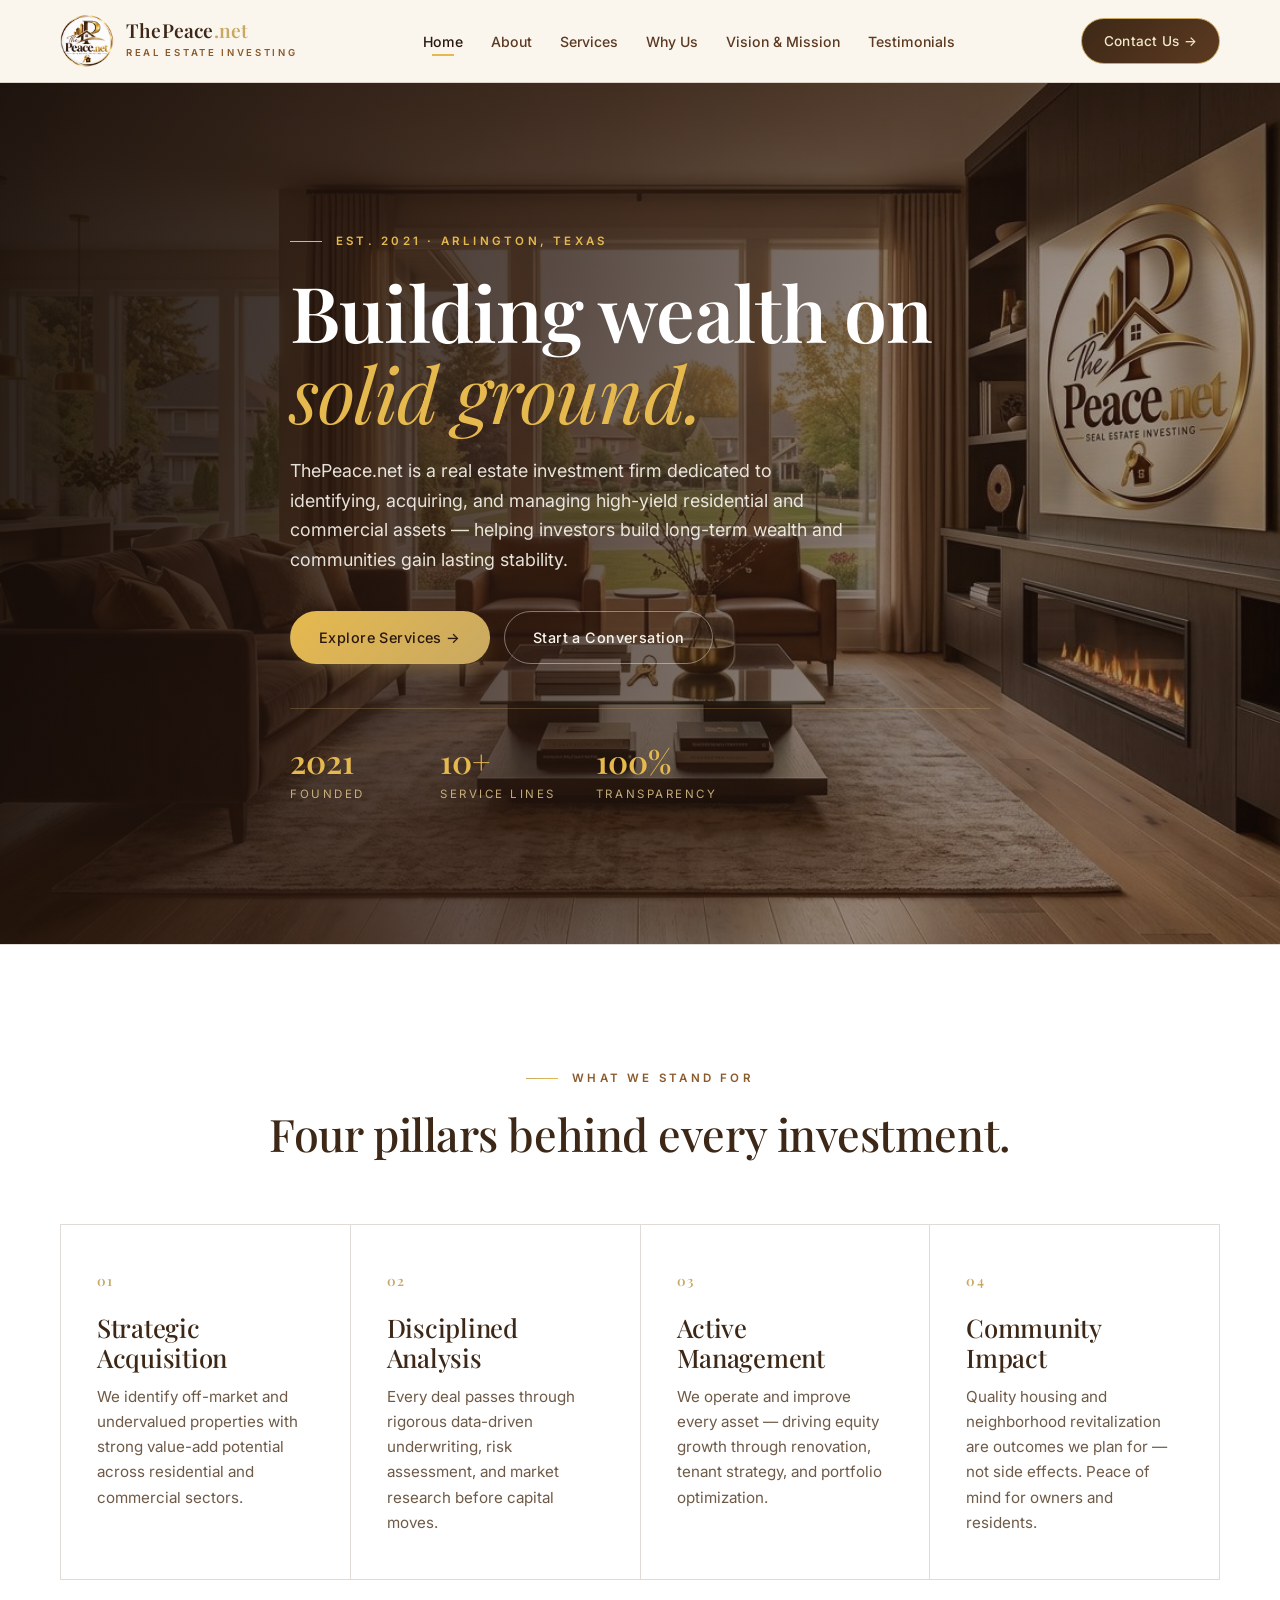
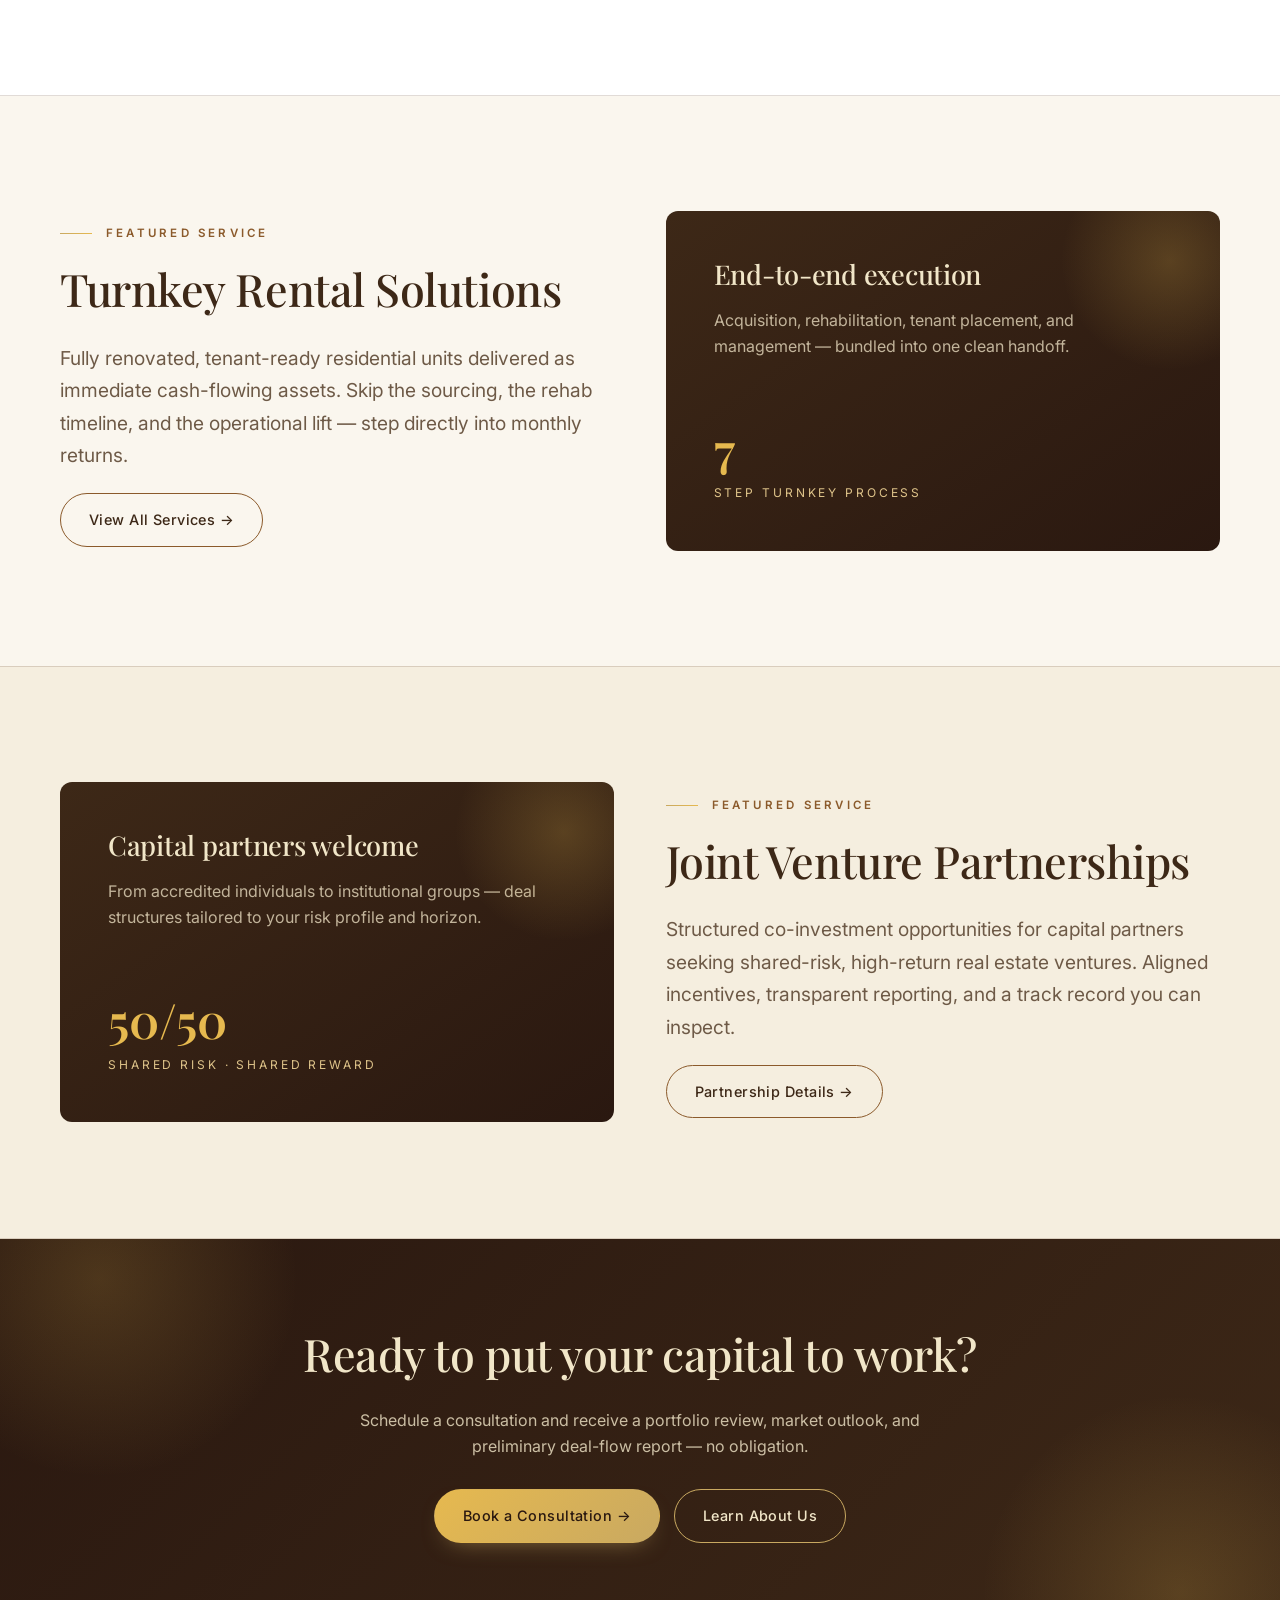
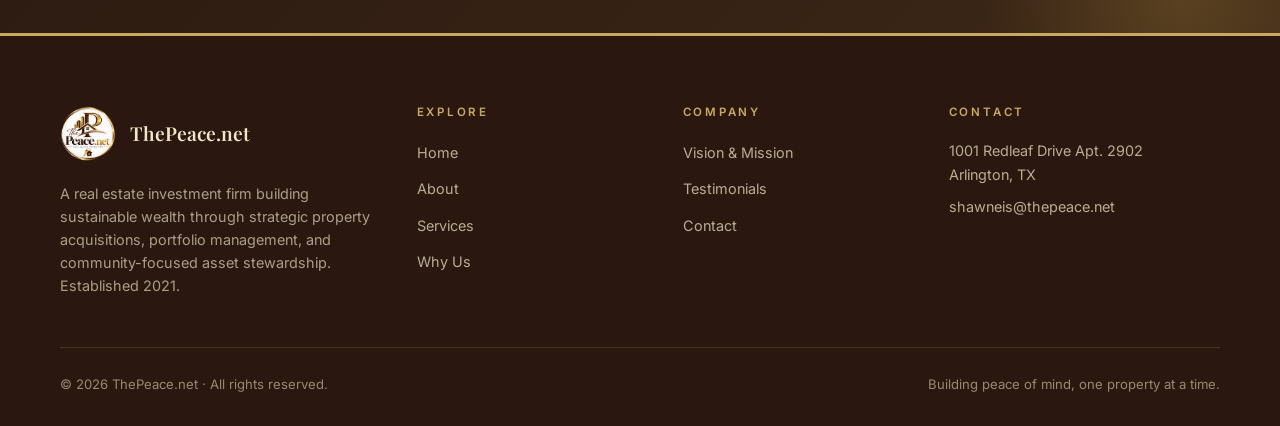
<file: index.html>
<!DOCTYPE html>
<html lang="en">
<head>
  <meta charset="UTF-8" />
  <meta name="viewport" content="width=device-width, initial-scale=1.0" />
  <title>ThePeace.net — Real Estate Investing</title>
  <meta name="description" content="ThePeace.net is a premier real estate investment firm specializing in identifying, acquiring, and managing high-yield residential and commercial property assets." />
  <link rel="icon" type="image/png" href="images/logo.png" />
  <link rel="preconnect" href="https://fonts.googleapis.com" />
  <link rel="preconnect" href="https://fonts.gstatic.com" crossorigin />
  <link href="https://fonts.googleapis.com/css2?family=Playfair+Display:ital,wght@0,400;0,500;0,600;0,700;1,400&family=Inter:wght@400;500;600;700&display=swap" rel="stylesheet" />
  <link rel="stylesheet" href="css/style.css" />
</head>
<body>

  <!-- ===== HEADER ===== -->
  <header class="site-header">
    <div class="wrap">
      <nav class="nav" aria-label="Primary">
        <a href="index.html" class="brand">
          <img src="images/logo.png" alt="ThePeace.net" />
          <div>
            <div class="brand-name">ThePeace<span style="color:var(--gold)">.net</span></div>
            <span class="brand-tag">Real Estate Investing</span>
          </div>
        </a>
        <ul class="nav-links">
          <li><a href="index.html" class="active">Home</a></li>
          <li><a href="about.html">About</a></li>
          <li><a href="services.html">Services</a></li>
          <li><a href="why-us.html">Why Us</a></li>
          <li><a href="vision-mission.html">Vision &amp; Mission</a></li>
          <li><a href="testimonials.html">Testimonials</a></li>
        </ul>
        <a href="contact.html" class="nav-cta">Contact Us →</a>
        <button class="nav-toggle" aria-label="Toggle menu" aria-expanded="false" aria-controls="nav-drawer">
          <svg viewBox="0 0 24 24" fill="none" stroke="currentColor" stroke-width="2" stroke-linecap="round"><path d="M4 7h16M4 12h16M4 17h16"/></svg>
        </button>
      </nav>
    </div>
    <div class="nav-drawer" id="nav-drawer">
      <ul>
        <li><a href="index.html" class="active">Home</a></li>
        <li><a href="about.html">About</a></li>
        <li><a href="services.html">Services</a></li>
        <li><a href="why-us.html">Why Us</a></li>
        <li><a href="vision-mission.html">Vision &amp; Mission</a></li>
        <li><a href="testimonials.html">Testimonials</a></li>
      </ul>
      <a href="contact.html" class="nav-cta">Contact Us →</a>
    </div>
  </header>

  <!-- ===== HERO ===== -->
  <section class="hero hero--photo" style="--bg-image: url('../images/pages/home.jpg')">
    <div class="wrap hero-grid">
      <div class="reveal">
        <span class="eyebrow">Est. 2021 · Arlington, Texas</span>
        <h1>Building wealth on <em>solid ground.</em></h1>
        <p class="hero-lead">
          ThePeace.net is a real estate investment firm dedicated to identifying, acquiring,
          and managing high-yield residential and commercial assets — helping investors build
          long-term wealth and communities gain lasting stability.
        </p>
        <div class="btn-row">
          <a href="services.html" class="btn btn-primary">Explore Services →</a>
          <a href="contact.html" class="btn btn-ghost">Start a Conversation</a>
        </div>
        <div class="hero-meta">
          <div>
            <span class="num">2021</span>
            <span class="label">Founded</span>
          </div>
          <div>
            <span class="num">10+</span>
            <span class="label">Service Lines</span>
          </div>
          <div>
            <span class="num">100%</span>
            <span class="label">Transparency</span>
          </div>
        </div>
      </div>
      <div class="hero-visual reveal">
        <div class="hero-card">
          <img src="images/logo.png" alt="ThePeace.net logo" />
          <div class="hero-badge">
            <span>Trusted since</span>
            2021
          </div>
        </div>
      </div>
    </div>
  </section>

  <!-- ===== PILLARS ===== -->
  <section class="pillars">
    <div class="wrap">
      <div class="section-head center reveal">
        <span class="eyebrow">What We Stand For</span>
        <h2>Four pillars behind every investment.</h2>
      </div>
    </div>
    <div class="wrap">
      <div class="pillars-grid reveal">
        <div class="pillar">
          <span class="pillar-num">01</span>
          <h3>Strategic Acquisition</h3>
          <p>We identify off-market and undervalued properties with strong value-add potential across residential and commercial sectors.</p>
        </div>
        <div class="pillar">
          <span class="pillar-num">02</span>
          <h3>Disciplined Analysis</h3>
          <p>Every deal passes through rigorous data-driven underwriting, risk assessment, and market research before capital moves.</p>
        </div>
        <div class="pillar">
          <span class="pillar-num">03</span>
          <h3>Active Management</h3>
          <p>We operate and improve every asset — driving equity growth through renovation, tenant strategy, and portfolio optimization.</p>
        </div>
        <div class="pillar">
          <span class="pillar-num">04</span>
          <h3>Community Impact</h3>
          <p>Quality housing and neighborhood revitalization are outcomes we plan for — not side effects. Peace of mind for owners and residents.</p>
        </div>
      </div>
    </div>
  </section>

  <!-- ===== FEATURED SERVICE 1 ===== -->
  <section>
    <div class="wrap">
      <div class="featured-svc reveal">
        <div>
          <span class="eyebrow">Featured Service</span>
          <h2>Turnkey Rental Solutions</h2>
          <p class="lead">
            Fully renovated, tenant-ready residential units delivered as immediate
            cash-flowing assets. Skip the sourcing, the rehab timeline, and the
            operational lift — step directly into monthly returns.
          </p>
          <a href="services.html" class="btn btn-ghost">View All Services →</a>
        </div>
        <div class="featured-panel">
          <div>
            <h3>End-to-end execution</h3>
            <p>Acquisition, rehabilitation, tenant placement, and management — bundled into one clean handoff.</p>
          </div>
          <div>
            <span class="stat">7</span>
            <span>Step turnkey process</span>
          </div>
        </div>
      </div>
    </div>
  </section>

  <!-- ===== FEATURED SERVICE 2 ===== -->
  <section style="background: var(--cream-warm); border-top: 1px solid var(--hairline); border-bottom: 1px solid var(--hairline);">
    <div class="wrap">
      <div class="featured-svc reverse reveal">
        <div>
          <span class="eyebrow">Featured Service</span>
          <h2>Joint Venture Partnerships</h2>
          <p class="lead">
            Structured co-investment opportunities for capital partners seeking
            shared-risk, high-return real estate ventures. Aligned incentives,
            transparent reporting, and a track record you can inspect.
          </p>
          <a href="services.html" class="btn btn-ghost">Partnership Details →</a>
        </div>
        <div class="featured-panel">
          <div>
            <h3>Capital partners welcome</h3>
            <p>From accredited individuals to institutional groups — deal structures tailored to your risk profile and horizon.</p>
          </div>
          <div>
            <span class="stat">50/50</span>
            <span>Shared risk · shared reward</span>
          </div>
        </div>
      </div>
    </div>
  </section>

  <!-- ===== CTA BAND ===== -->
  <section class="cta-band">
    <div class="wrap reveal">
      <h2>Ready to put your capital to work?</h2>
      <p>Schedule a consultation and receive a portfolio review, market outlook, and preliminary deal-flow report — no obligation.</p>
      <div class="btn-row">
        <a href="contact.html" class="btn btn-primary">Book a Consultation →</a>
        <a href="about.html" class="btn btn-ghost" style="color: var(--gold-pale); border-color: var(--gold);">Learn About Us</a>
      </div>
    </div>
  </section>

  <!-- ===== FOOTER ===== -->
  <footer class="site-footer">
    <div class="wrap">
      <div class="footer-grid">
        <div>
          <div class="footer-brand">
            <img src="images/logo.png" alt="ThePeace.net" />
            <span>ThePeace.net</span>
          </div>
          <p class="footer-about">
            A real estate investment firm building sustainable wealth through
            strategic property acquisitions, portfolio management, and community-focused
            asset stewardship. Established 2021.
          </p>
        </div>
        <div class="footer-col">
          <h4>Explore</h4>
          <ul>
            <li><a href="index.html">Home</a></li>
            <li><a href="about.html">About</a></li>
            <li><a href="services.html">Services</a></li>
            <li><a href="why-us.html">Why Us</a></li>
          </ul>
        </div>
        <div class="footer-col">
          <h4>Company</h4>
          <ul>
            <li><a href="vision-mission.html">Vision &amp; Mission</a></li>
            <li><a href="testimonials.html">Testimonials</a></li>
            <li><a href="contact.html">Contact</a></li>
          </ul>
        </div>
        <div class="footer-col">
          <h4>Contact</h4>
          <p>1001 Redleaf Drive Apt. 2902<br/>Arlington, TX</p>
          <p><a href="mailto:shawneis@thepeace.net">shawneis@thepeace.net</a></p>
        </div>
      </div>
      <div class="footer-bottom">
        <span>© <span id="year">2026</span> ThePeace.net · All rights reserved.</span>
        <span>Building peace of mind, one property at a time.</span>
      </div>
    </div>
  </footer>

  <script src="js/main.js"></script>
</body>
</html>
</file>
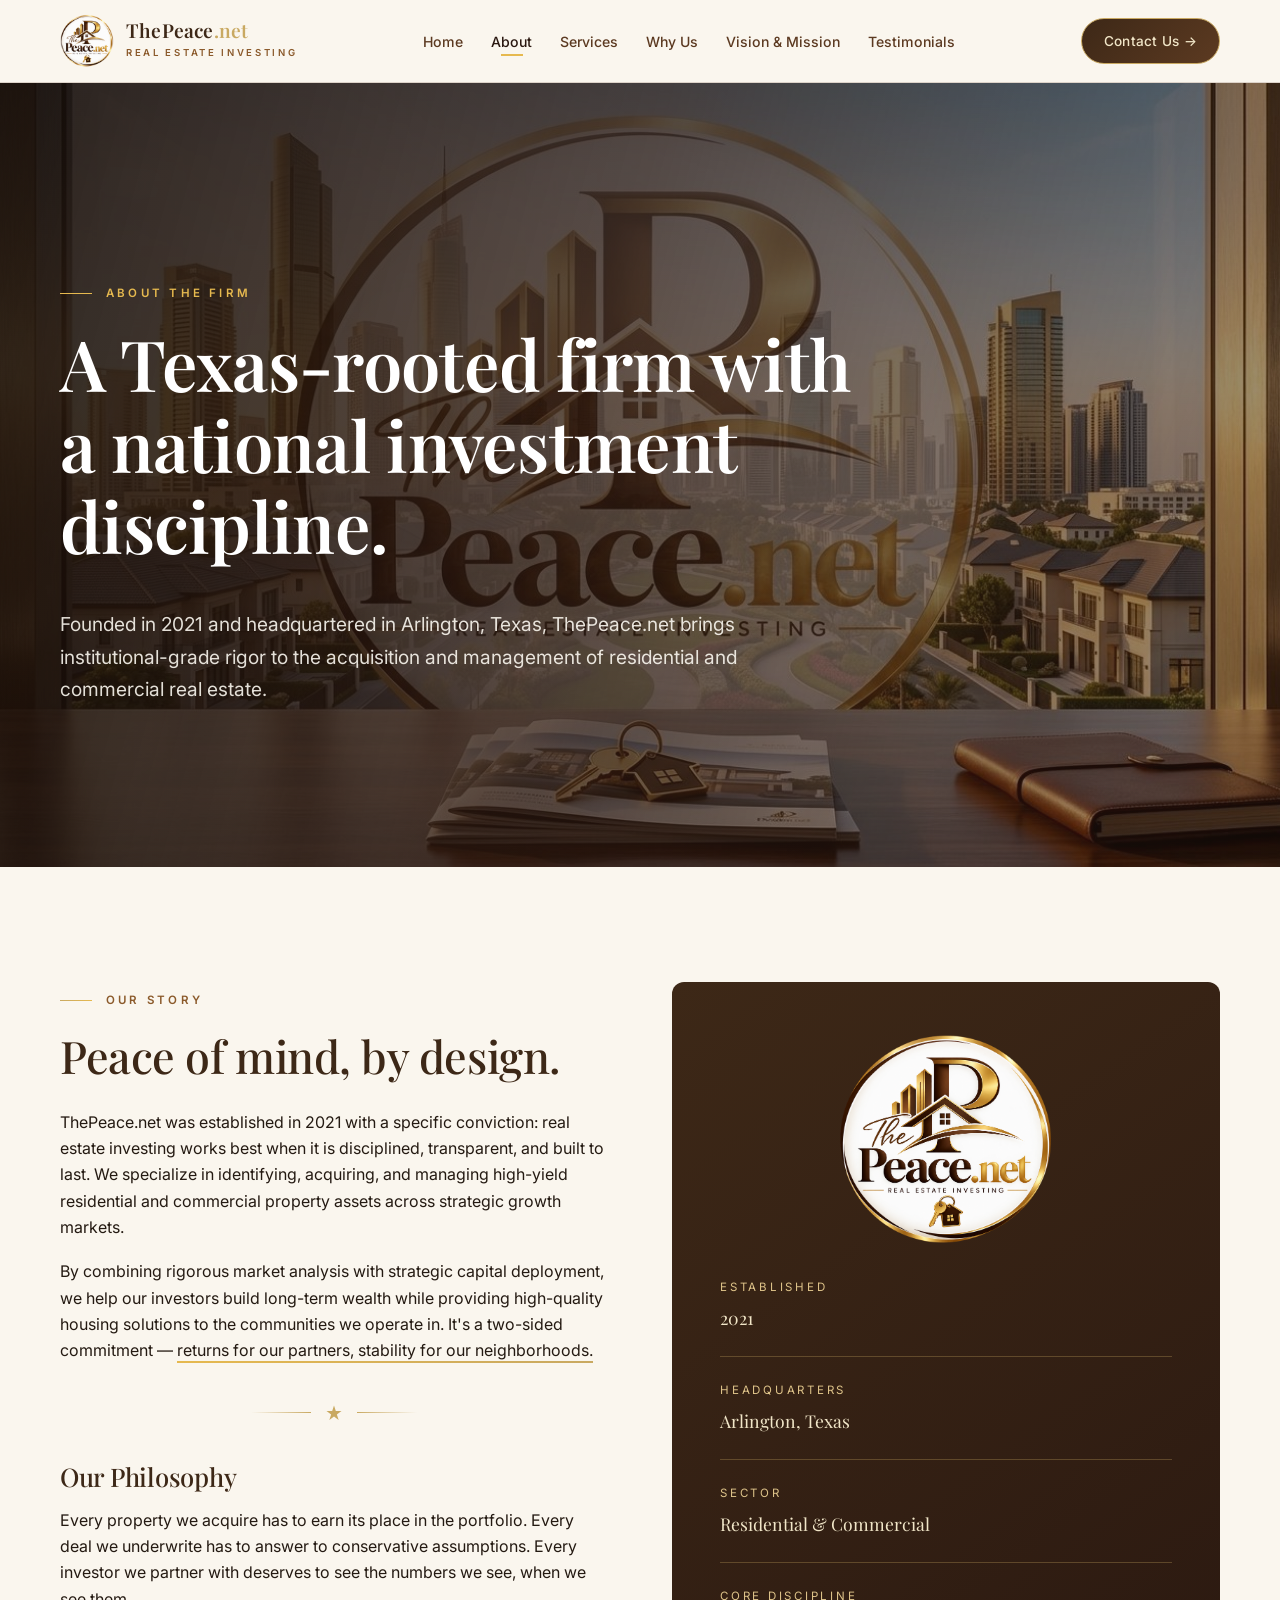
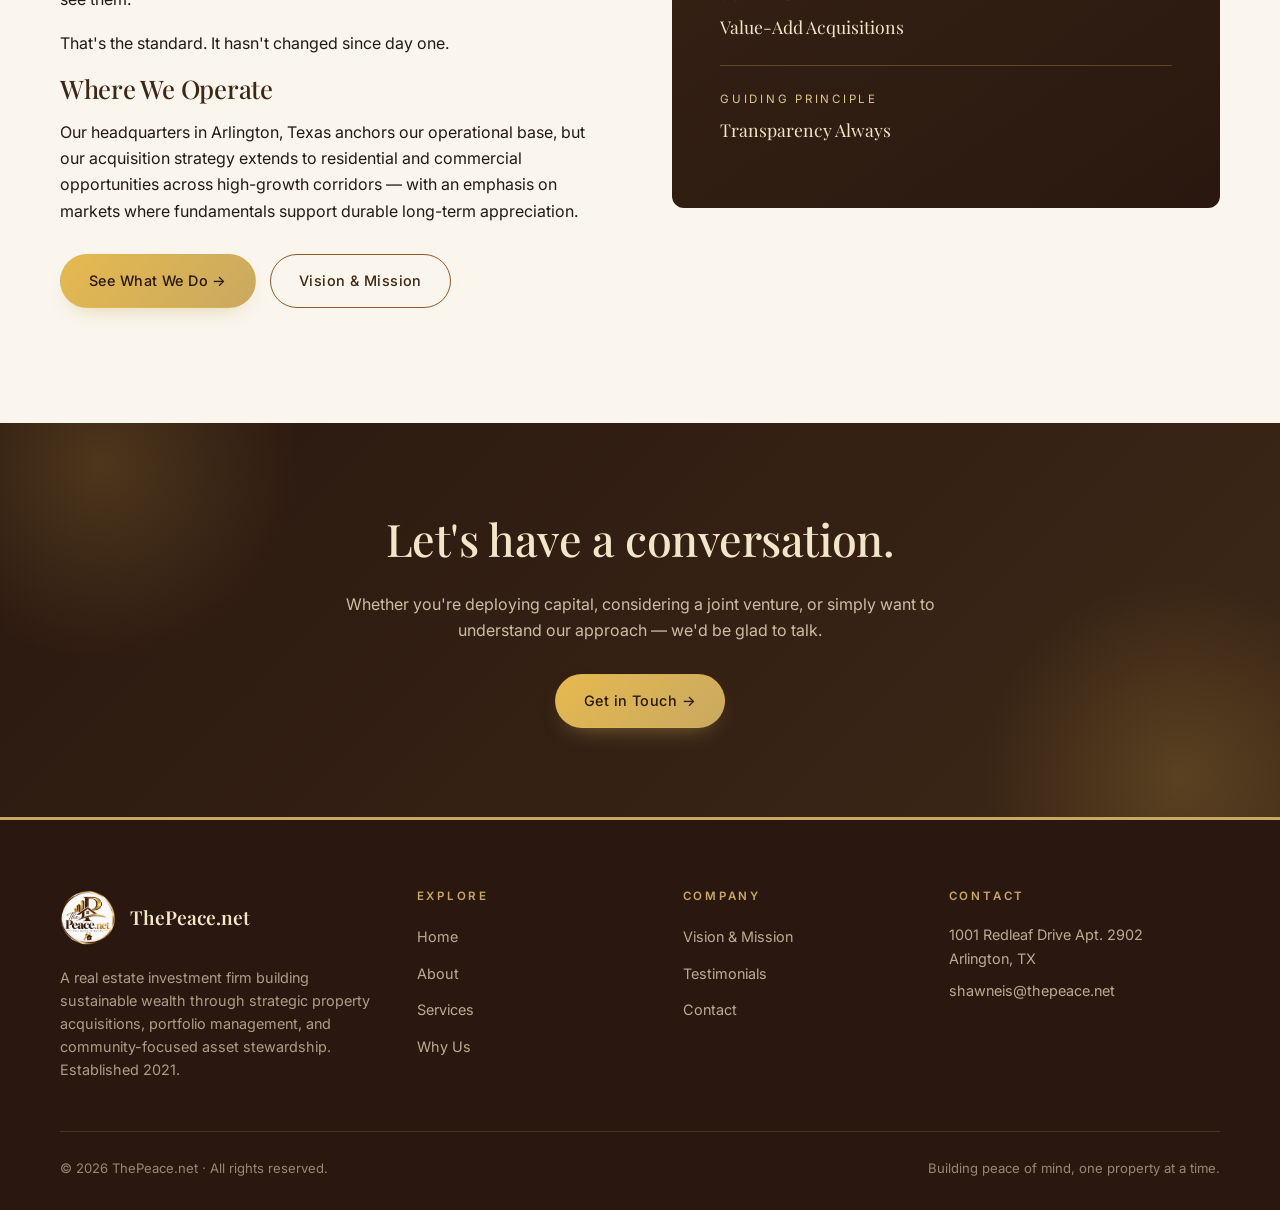
<file: about.html>
<!DOCTYPE html>
<html lang="en">
<head>
  <meta charset="UTF-8" />
  <meta name="viewport" content="width=device-width, initial-scale=1.0" />
  <title>About — ThePeace.net</title>
  <meta name="description" content="Learn about ThePeace.net — a real estate investment firm founded in 2021, headquartered in Arlington, Texas." />
  <link rel="icon" type="image/png" href="images/logo.png" />
  <link rel="preconnect" href="https://fonts.googleapis.com" />
  <link rel="preconnect" href="https://fonts.gstatic.com" crossorigin />
  <link href="https://fonts.googleapis.com/css2?family=Playfair+Display:ital,wght@0,400;0,500;0,600;0,700;1,400&family=Inter:wght@400;500;600;700&display=swap" rel="stylesheet" />
  <link rel="stylesheet" href="css/style.css" />
</head>
<body>

  <header class="site-header">
    <div class="wrap">
      <nav class="nav" aria-label="Primary">
        <a href="index.html" class="brand">
          <img src="images/logo.png" alt="ThePeace.net" />
          <div>
            <div class="brand-name">ThePeace<span style="color:var(--gold)">.net</span></div>
            <span class="brand-tag">Real Estate Investing</span>
          </div>
        </a>
        <ul class="nav-links">
          <li><a href="index.html">Home</a></li>
          <li><a href="about.html" class="active">About</a></li>
          <li><a href="services.html">Services</a></li>
          <li><a href="why-us.html">Why Us</a></li>
          <li><a href="vision-mission.html">Vision &amp; Mission</a></li>
          <li><a href="testimonials.html">Testimonials</a></li>
        </ul>
        <a href="contact.html" class="nav-cta">Contact Us →</a>
        <button class="nav-toggle" aria-label="Toggle menu" aria-expanded="false" aria-controls="nav-drawer">
          <svg viewBox="0 0 24 24" fill="none" stroke="currentColor" stroke-width="2" stroke-linecap="round"><path d="M4 7h16M4 12h16M4 17h16"/></svg>
        </button>
      </nav>
    </div>
    <div class="nav-drawer" id="nav-drawer">
      <ul>
        <li><a href="index.html">Home</a></li>
        <li><a href="about.html" class="active">About</a></li>
        <li><a href="services.html">Services</a></li>
        <li><a href="why-us.html">Why Us</a></li>
        <li><a href="vision-mission.html">Vision &amp; Mission</a></li>
        <li><a href="testimonials.html">Testimonials</a></li>
      </ul>
      <a href="contact.html" class="nav-cta">Contact Us →</a>
    </div>
  </header>

  <!-- ===== PAGE HERO ===== -->
  <section class="page-hero page-hero--photo" style="--bg-image: url('../images/pages/about.jpg')">
    <div class="wrap reveal">
      <span class="eyebrow">About the Firm</span>
      <h1>A Texas-rooted firm with a national investment discipline.</h1>
      <p class="lead">
        Founded in 2021 and headquartered in Arlington, Texas, ThePeace.net brings
        institutional-grade rigor to the acquisition and management of residential and
        commercial real estate.
      </p>
    </div>
  </section>

  <!-- ===== ABOUT BODY ===== -->
  <section>
    <div class="wrap">
      <div class="about-grid">
        <div class="reveal">
          <span class="eyebrow">Our Story</span>
          <h2>Peace of mind, by design.</h2>
          <p>
            ThePeace.net was established in 2021 with a specific conviction: real estate
            investing works best when it is disciplined, transparent, and built to last.
            We specialize in identifying, acquiring, and managing high-yield residential
            and commercial property assets across strategic growth markets.
          </p>
          <p>
            By combining rigorous market analysis with strategic capital deployment, we
            help our investors build long-term wealth while providing high-quality housing
            solutions to the communities we operate in. It's a two-sided commitment —
            <span class="gold-underline">returns for our partners, stability for our neighborhoods.</span>
          </p>

          <div class="divider-mark" aria-hidden="true">
            <svg width="18" height="18" viewBox="0 0 24 24" fill="currentColor"><path d="M12 2l2.4 7.4H22l-6.2 4.5 2.4 7.4-6.2-4.5-6.2 4.5 2.4-7.4L2 9.4h7.6z"/></svg>
          </div>

          <h3>Our Philosophy</h3>
          <p>
            Every property we acquire has to earn its place in the portfolio. Every deal
            we underwrite has to answer to conservative assumptions. Every investor we
            partner with deserves to see the numbers we see, when we see them.
          </p>
          <p>
            That's the standard. It hasn't changed since day one.
          </p>

          <h3>Where We Operate</h3>
          <p>
            Our headquarters in Arlington, Texas anchors our operational base, but our
            acquisition strategy extends to residential and commercial opportunities across
            high-growth corridors — with an emphasis on markets where fundamentals support
            durable long-term appreciation.
          </p>

          <div class="btn-row" style="margin-top: 30px;">
            <a href="services.html" class="btn btn-primary">See What We Do →</a>
            <a href="vision-mission.html" class="btn btn-ghost">Vision &amp; Mission</a>
          </div>
        </div>

        <aside class="about-figure reveal">
          <img src="images/logo.png" alt="ThePeace.net emblem" />
          <dl>
            <div class="figure-fact">
              <dt>Established</dt>
              <dd>2021</dd>
            </div>
            <div class="figure-fact">
              <dt>Headquarters</dt>
              <dd>Arlington, Texas</dd>
            </div>
            <div class="figure-fact">
              <dt>Sector</dt>
              <dd>Residential &amp; Commercial</dd>
            </div>
            <div class="figure-fact">
              <dt>Core Discipline</dt>
              <dd>Value-Add Acquisitions</dd>
            </div>
            <div class="figure-fact">
              <dt>Guiding Principle</dt>
              <dd>Transparency Always</dd>
            </div>
          </dl>
        </aside>
      </div>
    </div>
  </section>

  <!-- ===== CTA BAND ===== -->
  <section class="cta-band">
    <div class="wrap reveal">
      <h2>Let's have a conversation.</h2>
      <p>Whether you're deploying capital, considering a joint venture, or simply want to understand our approach — we'd be glad to talk.</p>
      <div class="btn-row">
        <a href="contact.html" class="btn btn-primary">Get in Touch →</a>
      </div>
    </div>
  </section>

  <!-- ===== FOOTER ===== -->
  <footer class="site-footer">
    <div class="wrap">
      <div class="footer-grid">
        <div>
          <div class="footer-brand">
            <img src="images/logo.png" alt="ThePeace.net" />
            <span>ThePeace.net</span>
          </div>
          <p class="footer-about">
            A real estate investment firm building sustainable wealth through
            strategic property acquisitions, portfolio management, and community-focused
            asset stewardship. Established 2021.
          </p>
        </div>
        <div class="footer-col">
          <h4>Explore</h4>
          <ul>
            <li><a href="index.html">Home</a></li>
            <li><a href="about.html">About</a></li>
            <li><a href="services.html">Services</a></li>
            <li><a href="why-us.html">Why Us</a></li>
          </ul>
        </div>
        <div class="footer-col">
          <h4>Company</h4>
          <ul>
            <li><a href="vision-mission.html">Vision &amp; Mission</a></li>
            <li><a href="testimonials.html">Testimonials</a></li>
            <li><a href="contact.html">Contact</a></li>
          </ul>
        </div>
        <div class="footer-col">
          <h4>Contact</h4>
          <p>1001 Redleaf Drive Apt. 2902<br/>Arlington, TX</p>
          <p><a href="mailto:shawneis@thepeace.net">shawneis@thepeace.net</a></p>
        </div>
      </div>
      <div class="footer-bottom">
        <span>© <span id="year">2026</span> ThePeace.net · All rights reserved.</span>
        <span>Building peace of mind, one property at a time.</span>
      </div>
    </div>
  </footer>

  <script src="js/main.js"></script>
</body>
</html>
</file>
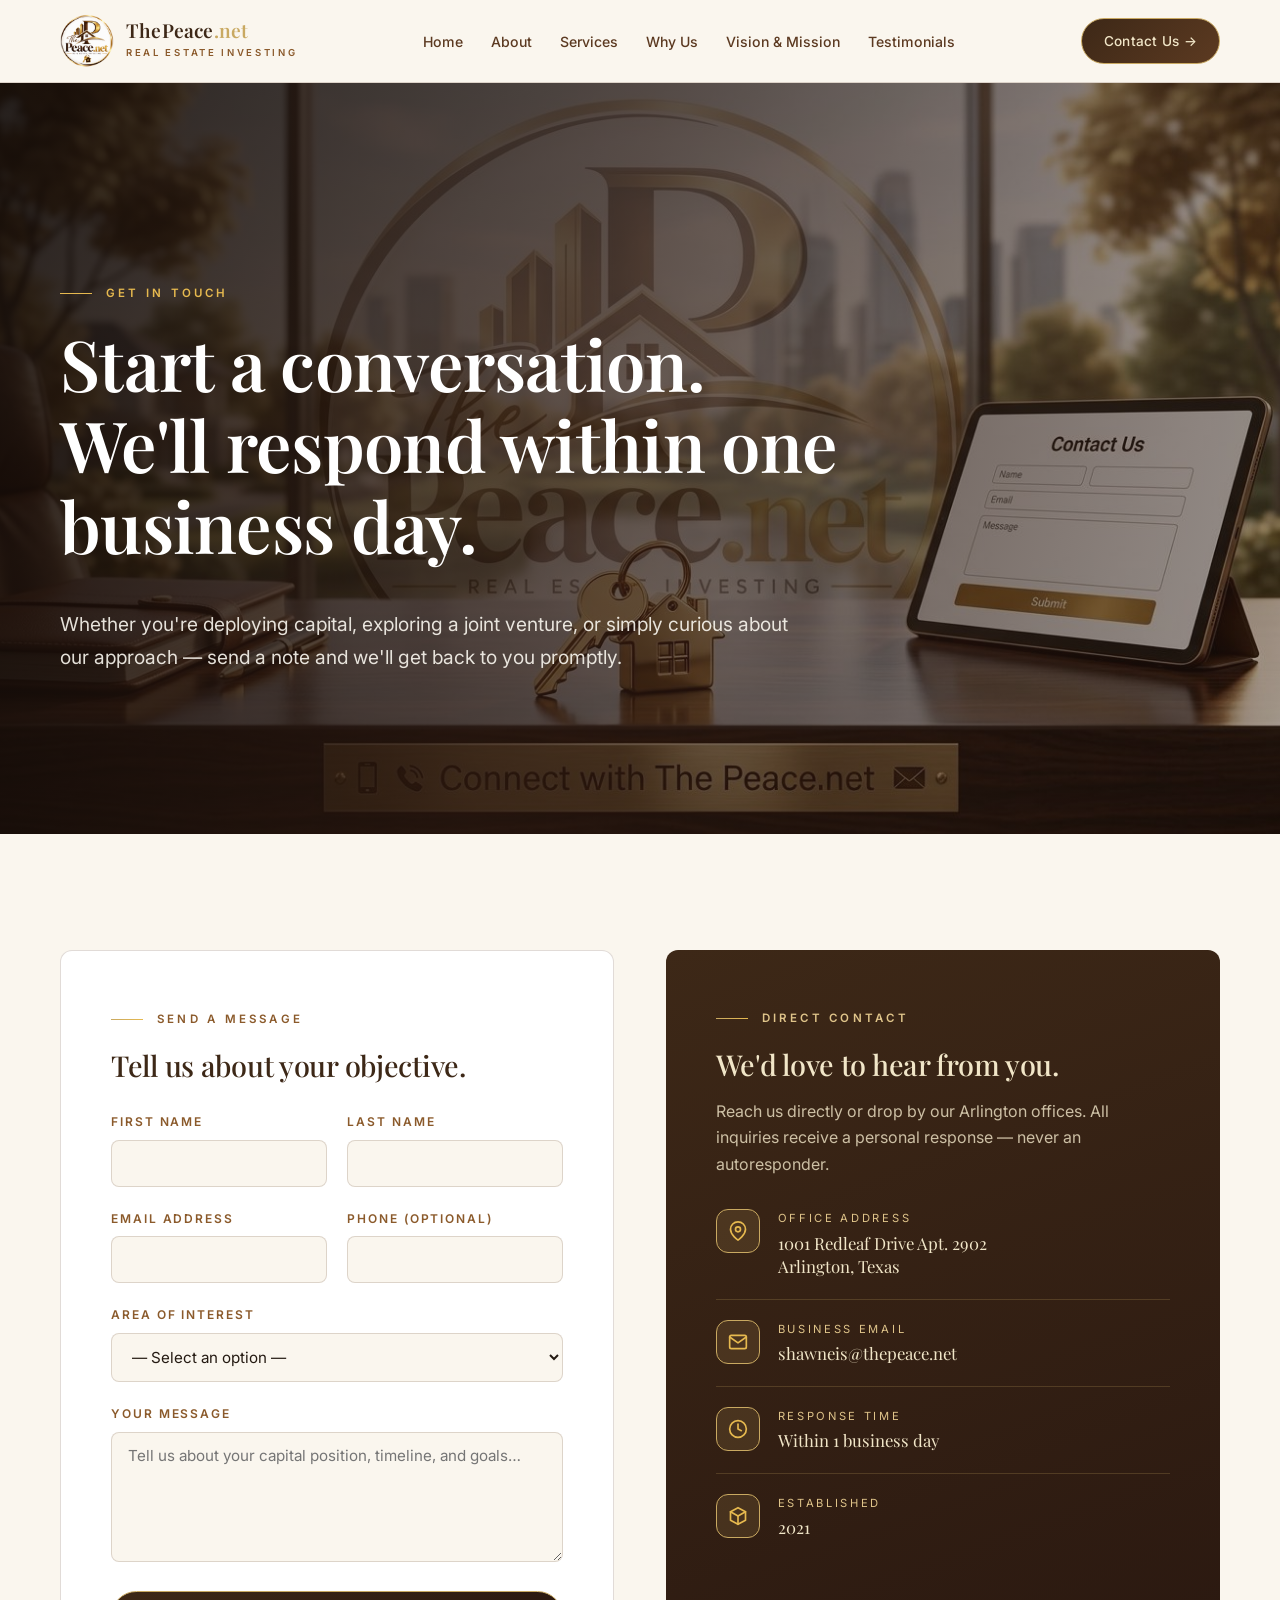
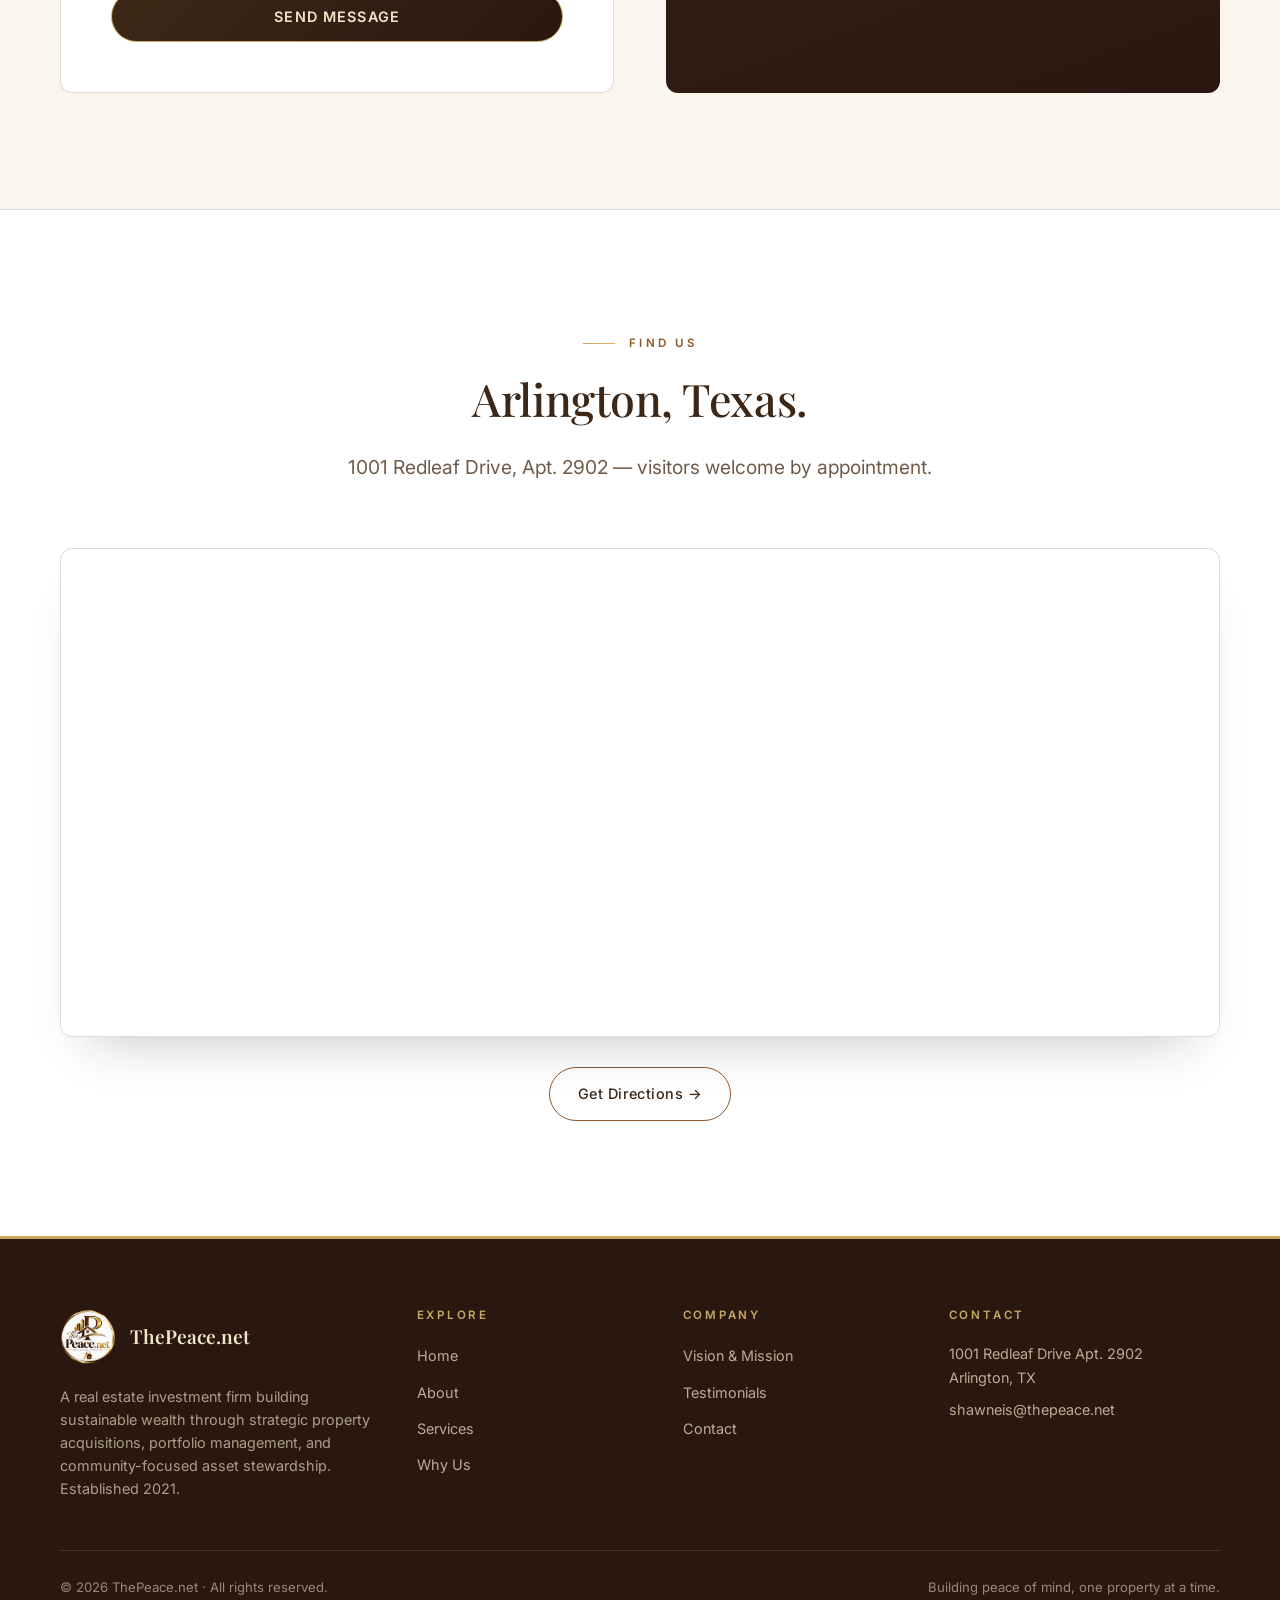
<file: contact.html>
<!DOCTYPE html>
<html lang="en">
<head>
  <meta charset="UTF-8" />
  <meta name="viewport" content="width=device-width, initial-scale=1.0" />
  <title>Contact — ThePeace.net</title>
  <meta name="description" content="Get in touch with ThePeace.net — 1001 Redleaf Drive, Arlington TX. Email shawneis@thepeace.net or use our contact form." />
  <link rel="icon" type="image/png" href="images/logo.png" />
  <link rel="preconnect" href="https://fonts.googleapis.com" />
  <link rel="preconnect" href="https://fonts.gstatic.com" crossorigin />
  <link href="https://fonts.googleapis.com/css2?family=Playfair+Display:ital,wght@0,400;0,500;0,600;0,700;1,400&family=Inter:wght@400;500;600;700&display=swap" rel="stylesheet" />
  <link rel="stylesheet" href="css/style.css" />
</head>
<body>

  <header class="site-header">
    <div class="wrap">
      <nav class="nav" aria-label="Primary">
        <a href="index.html" class="brand">
          <img src="images/logo.png" alt="ThePeace.net" />
          <div>
            <div class="brand-name">ThePeace<span style="color:var(--gold)">.net</span></div>
            <span class="brand-tag">Real Estate Investing</span>
          </div>
        </a>
        <ul class="nav-links">
          <li><a href="index.html">Home</a></li>
          <li><a href="about.html">About</a></li>
          <li><a href="services.html">Services</a></li>
          <li><a href="why-us.html">Why Us</a></li>
          <li><a href="vision-mission.html">Vision &amp; Mission</a></li>
          <li><a href="testimonials.html">Testimonials</a></li>
        </ul>
        <a href="contact.html" class="nav-cta active">Contact Us →</a>
        <button class="nav-toggle" aria-label="Toggle menu" aria-expanded="false" aria-controls="nav-drawer">
          <svg viewBox="0 0 24 24" fill="none" stroke="currentColor" stroke-width="2" stroke-linecap="round"><path d="M4 7h16M4 12h16M4 17h16"/></svg>
        </button>
      </nav>
    </div>
    <div class="nav-drawer" id="nav-drawer">
      <ul>
        <li><a href="index.html">Home</a></li>
        <li><a href="about.html">About</a></li>
        <li><a href="services.html">Services</a></li>
        <li><a href="why-us.html">Why Us</a></li>
        <li><a href="vision-mission.html">Vision &amp; Mission</a></li>
        <li><a href="testimonials.html">Testimonials</a></li>
      </ul>
      <a href="contact.html" class="nav-cta">Contact Us →</a>
    </div>
  </header>

  <!-- ===== PAGE HERO ===== -->
  <section class="page-hero page-hero--photo" style="--bg-image: url('../images/pages/contact.jpg')">
    <div class="wrap reveal">
      <span class="eyebrow">Get in Touch</span>
      <h1>Start a conversation. We'll respond within one business day.</h1>
      <p class="lead">
        Whether you're deploying capital, exploring a joint venture, or simply curious about
        our approach — send a note and we'll get back to you promptly.
      </p>
    </div>
  </section>

  <!-- ===== CONTACT FORM + INFO ===== -->
  <section>
    <div class="wrap">
      <div class="contact-grid">

        <!-- Contact form -->
        <div class="contact-form reveal">
          <span class="eyebrow">Send a Message</span>
          <h2 style="font-size: 1.8rem; margin-bottom: 30px;">Tell us about your objective.</h2>

          <form id="contact-form" novalidate>
            <div class="form-row">
              <div class="form-group">
                <label for="first-name">First Name</label>
                <input type="text" id="first-name" name="first-name" required autocomplete="given-name" />
              </div>
              <div class="form-group">
                <label for="last-name">Last Name</label>
                <input type="text" id="last-name" name="last-name" required autocomplete="family-name" />
              </div>
            </div>

            <div class="form-row">
              <div class="form-group">
                <label for="email">Email Address</label>
                <input type="email" id="email" name="email" required autocomplete="email" />
              </div>
              <div class="form-group">
                <label for="phone">Phone (optional)</label>
                <input type="tel" id="phone" name="phone" autocomplete="tel" />
              </div>
            </div>

            <div class="form-group">
              <label for="interest">Area of Interest</label>
              <select id="interest" name="interest">
                <option value="">— Select an option —</option>
                <option>Direct Property Acquisition</option>
                <option>Joint Venture Partnership</option>
                <option>Turnkey Rental Solutions</option>
                <option>Portfolio Optimization</option>
                <option>Fix-and-Flip Capital</option>
                <option>Lease-to-Own Program</option>
                <option>Distressed Asset Recovery</option>
                <option>Land Acquisition</option>
                <option>General Inquiry</option>
              </select>
            </div>

            <div class="form-group">
              <label for="message">Your Message</label>
              <textarea id="message" name="message" required placeholder="Tell us about your capital position, timeline, and goals…"></textarea>
            </div>

            <button type="submit" class="form-submit">Send Message</button>
          </form>
        </div>

        <!-- Contact info -->
        <aside class="contact-info-card reveal">
          <span class="eyebrow" style="color: var(--gold-soft);">Direct Contact</span>
          <h2 style="font-size: 1.8rem;">We'd love to hear from you.</h2>
          <p style="color: rgba(241, 230, 200, 0.8);">
            Reach us directly or drop by our Arlington offices. All inquiries receive
            a personal response — never an autoresponder.
          </p>

          <ul class="info-list">
            <li class="info-item">
              <div class="info-icon">
                <svg viewBox="0 0 24 24" fill="none" stroke="currentColor" stroke-width="2" stroke-linecap="round" stroke-linejoin="round">
                  <path d="M21 10c0 7-9 13-9 13s-9-6-9-13a9 9 0 0 1 18 0z"/><circle cx="12" cy="10" r="3"/>
                </svg>
              </div>
              <div>
                <span class="info-label">Office Address</span>
                <div class="info-value">1001 Redleaf Drive Apt. 2902<br/>Arlington, Texas</div>
              </div>
            </li>

            <li class="info-item">
              <div class="info-icon">
                <svg viewBox="0 0 24 24" fill="none" stroke="currentColor" stroke-width="2" stroke-linecap="round" stroke-linejoin="round">
                  <path d="M4 4h16c1.1 0 2 .9 2 2v12c0 1.1-.9 2-2 2H4c-1.1 0-2-.9-2-2V6c0-1.1.9-2 2-2z"/><polyline points="22,6 12,13 2,6"/>
                </svg>
              </div>
              <div>
                <span class="info-label">Business Email</span>
                <div class="info-value"><a href="mailto:shawneis@thepeace.net">shawneis@thepeace.net</a></div>
              </div>
            </li>

            <li class="info-item">
              <div class="info-icon">
                <svg viewBox="0 0 24 24" fill="none" stroke="currentColor" stroke-width="2" stroke-linecap="round" stroke-linejoin="round">
                  <circle cx="12" cy="12" r="10"/><polyline points="12,6 12,12 16,14"/>
                </svg>
              </div>
              <div>
                <span class="info-label">Response Time</span>
                <div class="info-value">Within 1 business day</div>
              </div>
            </li>

            <li class="info-item">
              <div class="info-icon">
                <svg viewBox="0 0 24 24" fill="none" stroke="currentColor" stroke-width="2" stroke-linecap="round" stroke-linejoin="round">
                  <path d="M12 2l9 4.9V17L12 22 3 17V6.9z"/><path d="M12 22V12"/><path d="M21 6.9L12 12 3 6.9"/>
                </svg>
              </div>
              <div>
                <span class="info-label">Established</span>
                <div class="info-value">2021</div>
              </div>
            </li>
          </ul>
        </aside>

      </div>
    </div>
  </section>

  <!-- ===== MAP ===== -->
  <section class="map-section">
    <div class="wrap">
      <div class="section-head center reveal">
        <span class="eyebrow">Find Us</span>
        <h2>Arlington, Texas.</h2>
        <p class="lead" style="margin: 20px auto 0;">
          1001 Redleaf Drive, Apt. 2902 — visitors welcome by appointment.
        </p>
      </div>

      <div class="map-wrap reveal">
        <iframe
          src="https://www.google.com/maps?q=1001+Redleaf+Drive,+Arlington,+TX&output=embed"
          title="ThePeace.net office location — 1001 Redleaf Drive, Arlington TX"
          loading="lazy"
          referrerpolicy="no-referrer-when-downgrade"
          allowfullscreen>
        </iframe>
      </div>

      <div class="center" style="margin-top: 30px;">
        <a href="https://www.google.com/maps/dir/?api=1&destination=1001+Redleaf+Drive+Arlington+TX"
           target="_blank"
           rel="noopener noreferrer"
           class="btn btn-ghost">
          Get Directions →
        </a>
      </div>
    </div>
  </section>

  <!-- ===== FOOTER ===== -->
  <footer class="site-footer">
    <div class="wrap">
      <div class="footer-grid">
        <div>
          <div class="footer-brand">
            <img src="images/logo.png" alt="ThePeace.net" />
            <span>ThePeace.net</span>
          </div>
          <p class="footer-about">
            A real estate investment firm building sustainable wealth through
            strategic property acquisitions, portfolio management, and community-focused
            asset stewardship. Established 2021.
          </p>
        </div>
        <div class="footer-col">
          <h4>Explore</h4>
          <ul>
            <li><a href="index.html">Home</a></li>
            <li><a href="about.html">About</a></li>
            <li><a href="services.html">Services</a></li>
            <li><a href="why-us.html">Why Us</a></li>
          </ul>
        </div>
        <div class="footer-col">
          <h4>Company</h4>
          <ul>
            <li><a href="vision-mission.html">Vision &amp; Mission</a></li>
            <li><a href="testimonials.html">Testimonials</a></li>
            <li><a href="contact.html">Contact</a></li>
          </ul>
        </div>
        <div class="footer-col">
          <h4>Contact</h4>
          <p>1001 Redleaf Drive Apt. 2902<br/>Arlington, TX</p>
          <p><a href="mailto:shawneis@thepeace.net">shawneis@thepeace.net</a></p>
        </div>
      </div>
      <div class="footer-bottom">
        <span>© <span id="year">2026</span> ThePeace.net · All rights reserved.</span>
        <span>Building peace of mind, one property at a time.</span>
      </div>
    </div>
  </footer>

  <script src="js/main.js"></script>
</body>
</html>
</file>
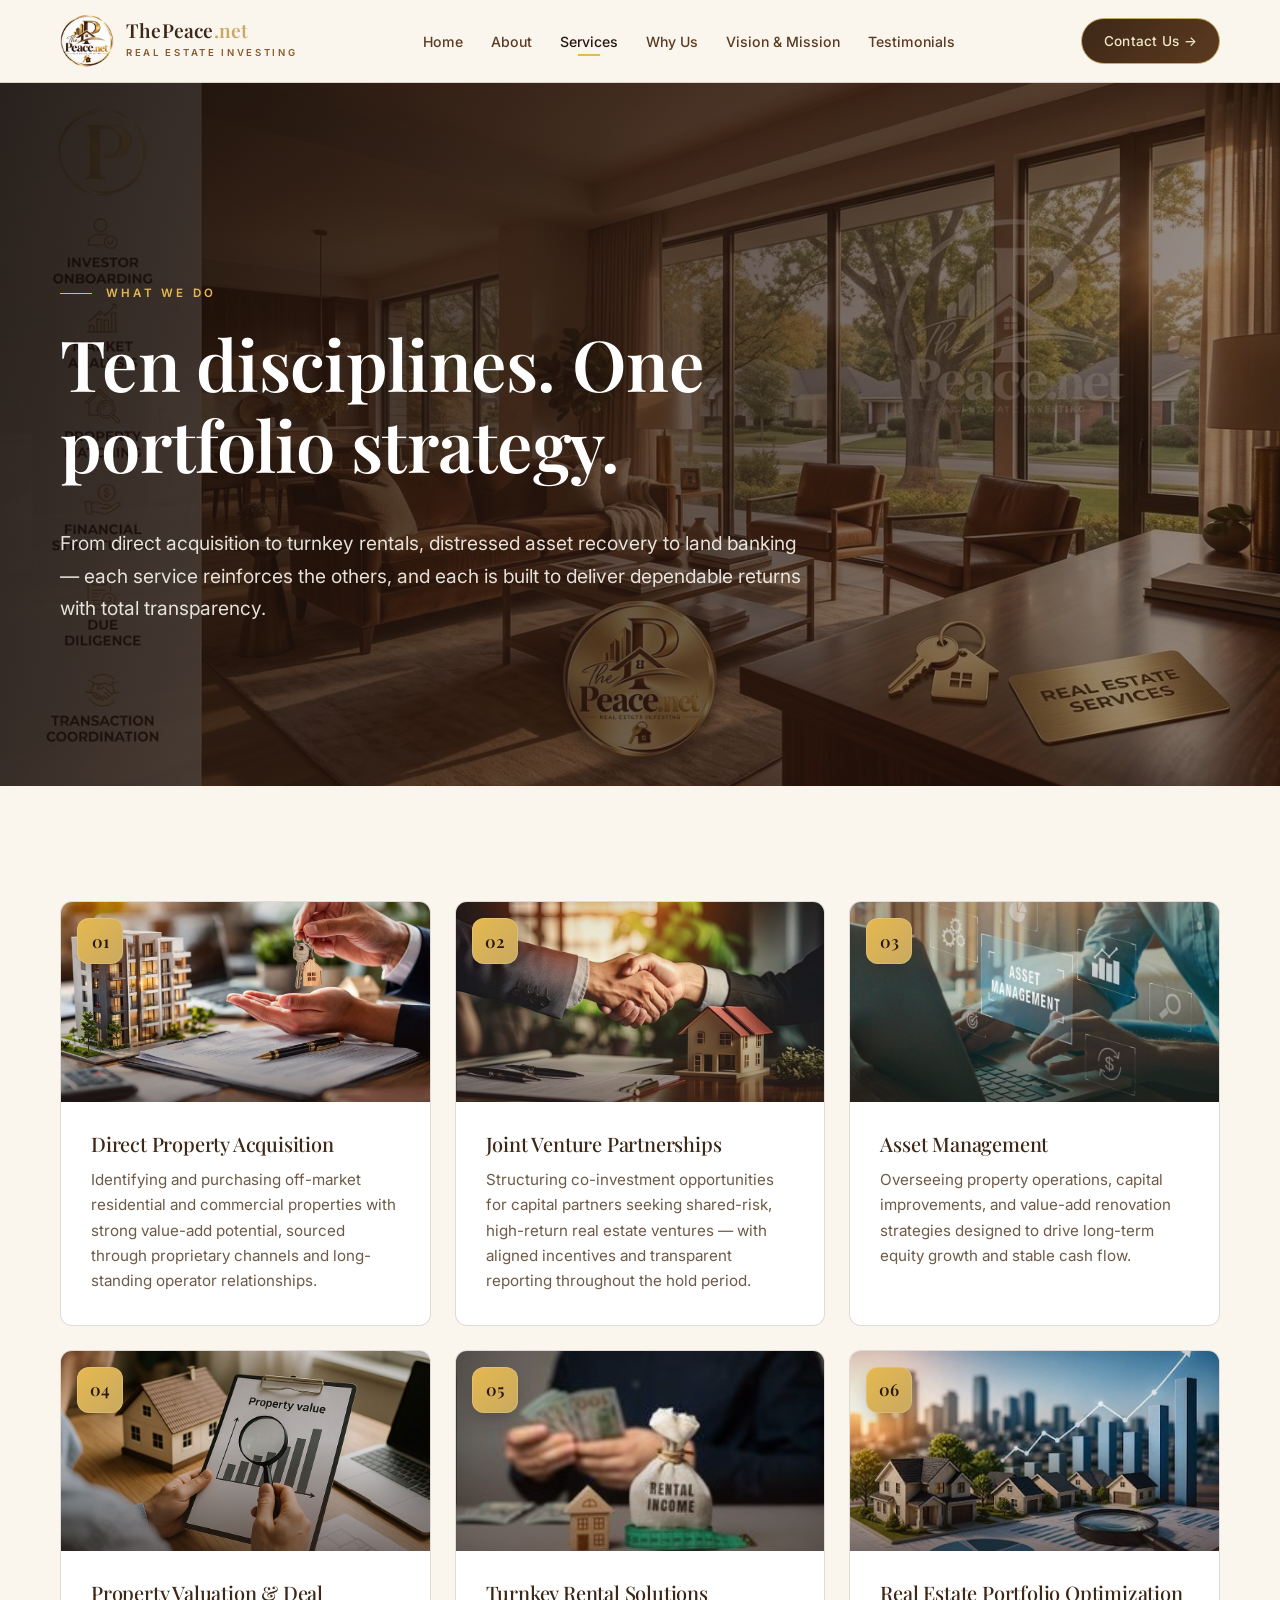
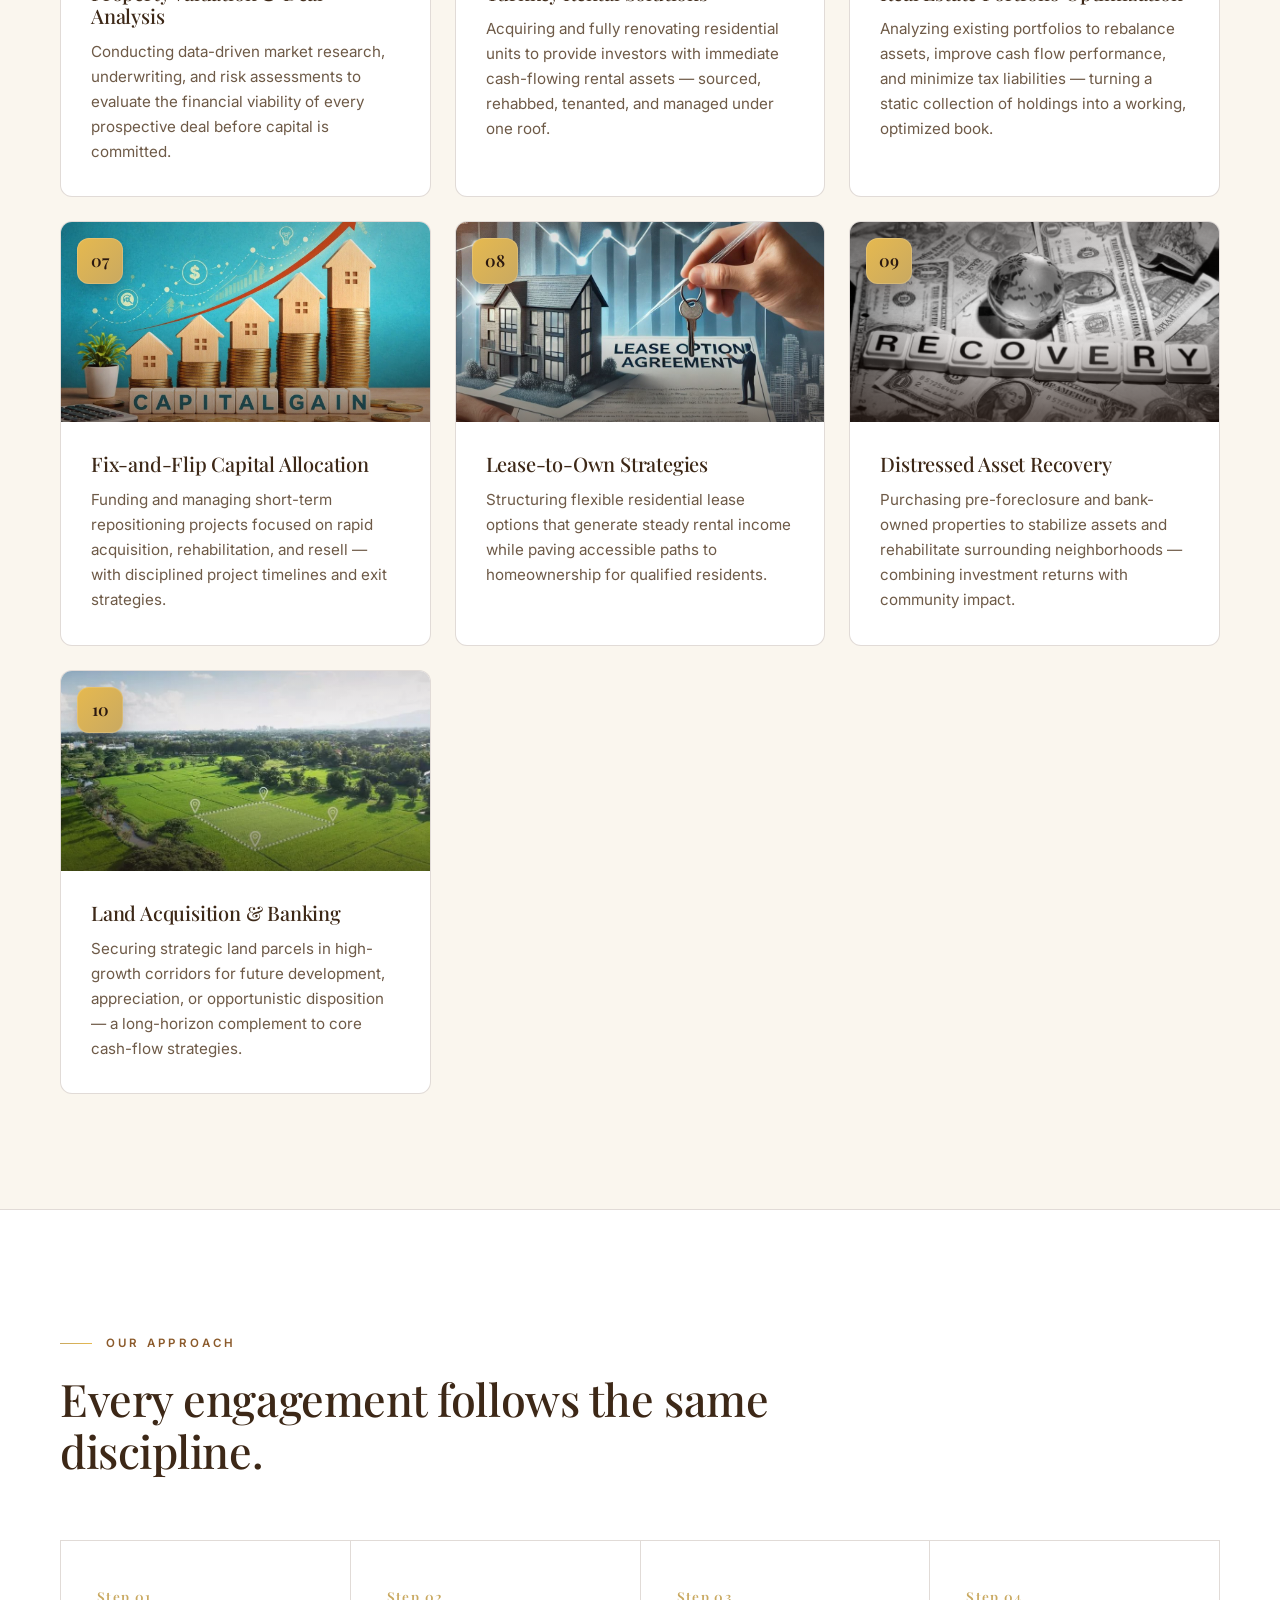
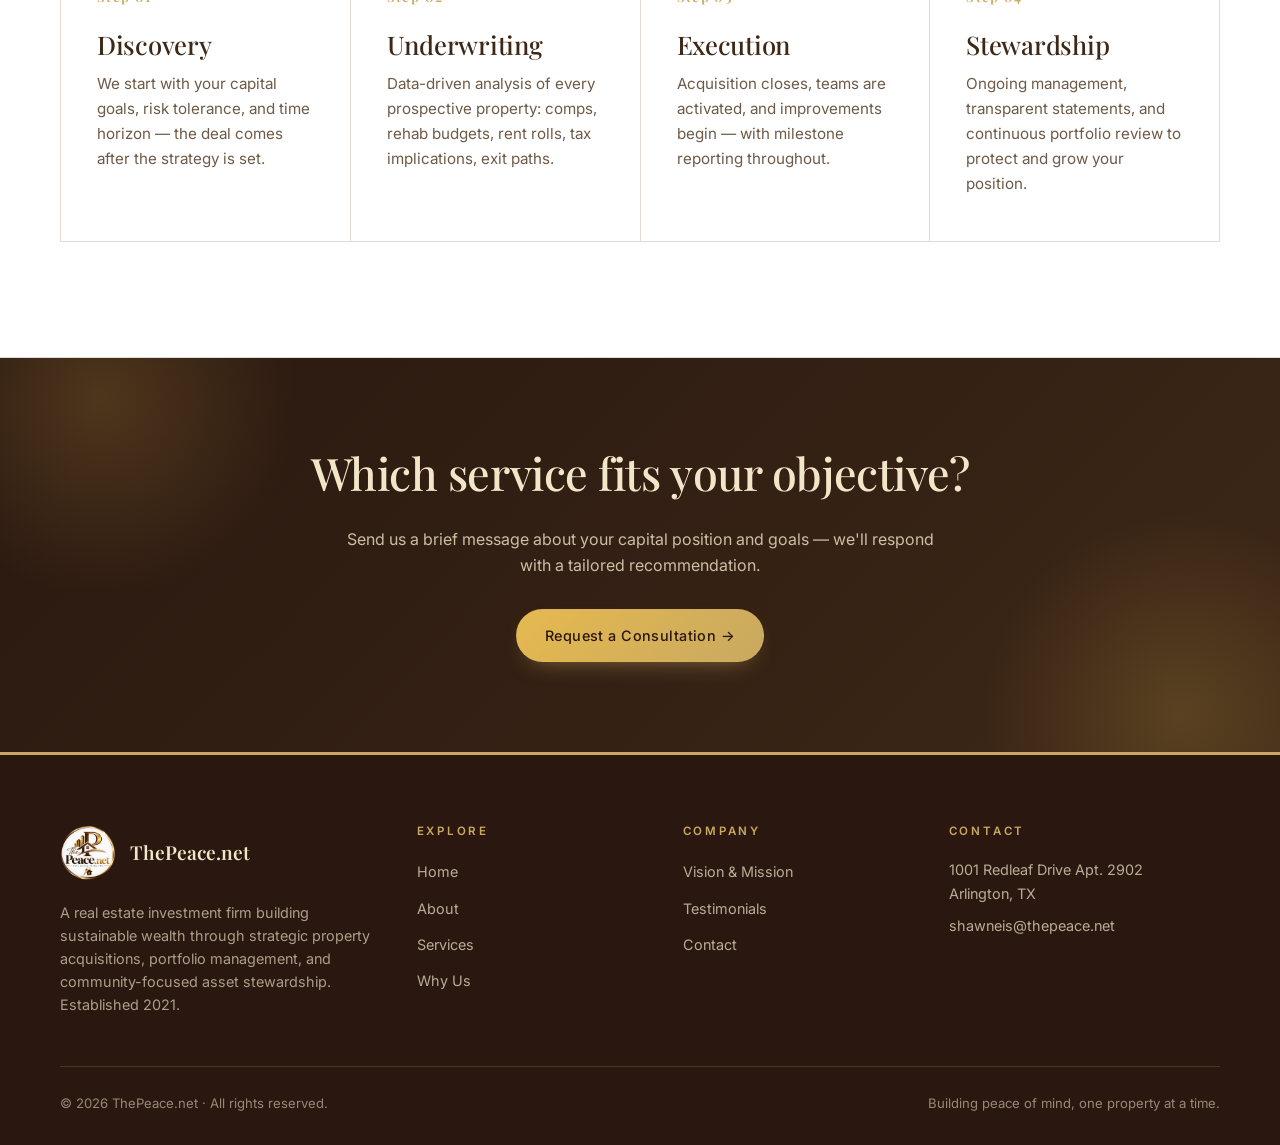
<file: services.html>
<!DOCTYPE html>
<html lang="en">
<head>
  <meta charset="UTF-8" />
  <meta name="viewport" content="width=device-width, initial-scale=1.0" />
  <title>Services — ThePeace.net</title>
  <meta name="description" content="Comprehensive real estate investment services including direct acquisitions, joint ventures, turnkey rentals, asset management, and portfolio optimization." />
  <link rel="icon" type="image/png" href="images/logo.png" />
  <link rel="preconnect" href="https://fonts.googleapis.com" />
  <link rel="preconnect" href="https://fonts.gstatic.com" crossorigin />
  <link href="https://fonts.googleapis.com/css2?family=Playfair+Display:ital,wght@0,400;0,500;0,600;0,700;1,400&family=Inter:wght@400;500;600;700&display=swap" rel="stylesheet" />
  <link rel="stylesheet" href="css/style.css" />
</head>
<body>

  <header class="site-header">
    <div class="wrap">
      <nav class="nav" aria-label="Primary">
        <a href="index.html" class="brand">
          <img src="images/logo.png" alt="ThePeace.net" />
          <div>
            <div class="brand-name">ThePeace<span style="color:var(--gold)">.net</span></div>
            <span class="brand-tag">Real Estate Investing</span>
          </div>
        </a>
        <ul class="nav-links">
          <li><a href="index.html">Home</a></li>
          <li><a href="about.html">About</a></li>
          <li><a href="services.html" class="active">Services</a></li>
          <li><a href="why-us.html">Why Us</a></li>
          <li><a href="vision-mission.html">Vision &amp; Mission</a></li>
          <li><a href="testimonials.html">Testimonials</a></li>
        </ul>
        <a href="contact.html" class="nav-cta">Contact Us →</a>
        <button class="nav-toggle" aria-label="Toggle menu" aria-expanded="false" aria-controls="nav-drawer">
          <svg viewBox="0 0 24 24" fill="none" stroke="currentColor" stroke-width="2" stroke-linecap="round"><path d="M4 7h16M4 12h16M4 17h16"/></svg>
        </button>
      </nav>
    </div>
    <div class="nav-drawer" id="nav-drawer">
      <ul>
        <li><a href="index.html">Home</a></li>
        <li><a href="about.html">About</a></li>
        <li><a href="services.html" class="active">Services</a></li>
        <li><a href="why-us.html">Why Us</a></li>
        <li><a href="vision-mission.html">Vision &amp; Mission</a></li>
        <li><a href="testimonials.html">Testimonials</a></li>
      </ul>
      <a href="contact.html" class="nav-cta">Contact Us →</a>
    </div>
  </header>

  <!-- ===== PAGE HERO ===== -->
  <section class="page-hero page-hero--photo" style="--bg-image: url('../images/pages/services.jpg')">
    <div class="wrap reveal">
      <span class="eyebrow">What We Do</span>
      <h1>Ten disciplines. One portfolio strategy.</h1>
      <p class="lead">
        From direct acquisition to turnkey rentals, distressed asset recovery to land banking —
        each service reinforces the others, and each is built to deliver dependable returns
        with total transparency.
      </p>
    </div>
  </section>

  <!-- ===== SERVICES LIST ===== -->
  <section>
    <div class="wrap">
      <div class="svc-list">

        <article class="svc-card svc-card--photo reveal" style="--bg-image: url('../images/services/direct-property-acquisition.jpg')">
          <div class="svc-photo"><span class="svc-num">01</span></div>
          <div class="svc-body">
            <h3>Direct Property Acquisition</h3>
            <p>Identifying and purchasing off-market residential and commercial properties with strong value-add potential, sourced through proprietary channels and long-standing operator relationships.</p>
          </div>
        </article>

        <article class="svc-card svc-card--photo reveal" style="--bg-image: url('../images/services/joint-venture-partnerships.jpg')">
          <div class="svc-photo"><span class="svc-num">02</span></div>
          <div class="svc-body">
            <h3>Joint Venture Partnerships</h3>
            <p>Structuring co-investment opportunities for capital partners seeking shared-risk, high-return real estate ventures — with aligned incentives and transparent reporting throughout the hold period.</p>
          </div>
        </article>

        <article class="svc-card svc-card--photo reveal" style="--bg-image: url('../images/services/asset-management.jpg')">
          <div class="svc-photo"><span class="svc-num">03</span></div>
          <div class="svc-body">
            <h3>Asset Management</h3>
            <p>Overseeing property operations, capital improvements, and value-add renovation strategies designed to drive long-term equity growth and stable cash flow.</p>
          </div>
        </article>

        <article class="svc-card svc-card--photo reveal" style="--bg-image: url('../images/services/property-valuation.jpg')">
          <div class="svc-photo"><span class="svc-num">04</span></div>
          <div class="svc-body">
            <h3>Property Valuation &amp; Deal Analysis</h3>
            <p>Conducting data-driven market research, underwriting, and risk assessments to evaluate the financial viability of every prospective deal before capital is committed.</p>
          </div>
        </article>

        <article class="svc-card svc-card--photo reveal" style="--bg-image: url('../images/services/turnkey-rental.jpg')">
          <div class="svc-photo"><span class="svc-num">05</span></div>
          <div class="svc-body">
            <h3>Turnkey Rental Solutions</h3>
            <p>Acquiring and fully renovating residential units to provide investors with immediate cash-flowing rental assets — sourced, rehabbed, tenanted, and managed under one roof.</p>
          </div>
        </article>

        <article class="svc-card svc-card--photo reveal" style="--bg-image: url('../images/services/portfolio-optimization.jpg')">
          <div class="svc-photo"><span class="svc-num">06</span></div>
          <div class="svc-body">
            <h3>Real Estate Portfolio Optimization</h3>
            <p>Analyzing existing portfolios to rebalance assets, improve cash flow performance, and minimize tax liabilities — turning a static collection of holdings into a working, optimized book.</p>
          </div>
        </article>

        <article class="svc-card svc-card--photo reveal" style="--bg-image: url('../images/services/fix-and-flip.jpg')">
          <div class="svc-photo"><span class="svc-num">07</span></div>
          <div class="svc-body">
            <h3>Fix-and-Flip Capital Allocation</h3>
            <p>Funding and managing short-term repositioning projects focused on rapid acquisition, rehabilitation, and resell — with disciplined project timelines and exit strategies.</p>
          </div>
        </article>

        <article class="svc-card svc-card--photo reveal" style="--bg-image: url('../images/services/lease-to-own.jpg')">
          <div class="svc-photo"><span class="svc-num">08</span></div>
          <div class="svc-body">
            <h3>Lease-to-Own Strategies</h3>
            <p>Structuring flexible residential lease options that generate steady rental income while paving accessible paths to homeownership for qualified residents.</p>
          </div>
        </article>

        <article class="svc-card svc-card--photo reveal" style="--bg-image: url('../images/services/distressed-asset-recovery.jpg')">
          <div class="svc-photo"><span class="svc-num">09</span></div>
          <div class="svc-body">
            <h3>Distressed Asset Recovery</h3>
            <p>Purchasing pre-foreclosure and bank-owned properties to stabilize assets and rehabilitate surrounding neighborhoods — combining investment returns with community impact.</p>
          </div>
        </article>

        <article class="svc-card svc-card--photo reveal" style="--bg-image: url('../images/services/land-acquisition.jpg')">
          <div class="svc-photo"><span class="svc-num">10</span></div>
          <div class="svc-body">
            <h3>Land Acquisition &amp; Banking</h3>
            <p>Securing strategic land parcels in high-growth corridors for future development, appreciation, or opportunistic disposition — a long-horizon complement to core cash-flow strategies.</p>
          </div>
        </article>

      </div>
    </div>
  </section>

  <!-- ===== PROCESS BAND ===== -->
  <section style="background: var(--paper); border-top: 1px solid var(--hairline); border-bottom: 1px solid var(--hairline);">
    <div class="wrap">
      <div class="section-head reveal">
        <span class="eyebrow">Our Approach</span>
        <h2>Every engagement follows the same discipline.</h2>
      </div>

      <div class="pillars-grid reveal">
        <div class="pillar">
          <span class="pillar-num">Step 01</span>
          <h3>Discovery</h3>
          <p>We start with your capital goals, risk tolerance, and time horizon — the deal comes after the strategy is set.</p>
        </div>
        <div class="pillar">
          <span class="pillar-num">Step 02</span>
          <h3>Underwriting</h3>
          <p>Data-driven analysis of every prospective property: comps, rehab budgets, rent rolls, tax implications, exit paths.</p>
        </div>
        <div class="pillar">
          <span class="pillar-num">Step 03</span>
          <h3>Execution</h3>
          <p>Acquisition closes, teams are activated, and improvements begin — with milestone reporting throughout.</p>
        </div>
        <div class="pillar">
          <span class="pillar-num">Step 04</span>
          <h3>Stewardship</h3>
          <p>Ongoing management, transparent statements, and continuous portfolio review to protect and grow your position.</p>
        </div>
      </div>
    </div>
  </section>

  <!-- ===== CTA BAND ===== -->
  <section class="cta-band">
    <div class="wrap reveal">
      <h2>Which service fits your objective?</h2>
      <p>Send us a brief message about your capital position and goals — we'll respond with a tailored recommendation.</p>
      <div class="btn-row">
        <a href="contact.html" class="btn btn-primary">Request a Consultation →</a>
      </div>
    </div>
  </section>

  <!-- ===== FOOTER ===== -->
  <footer class="site-footer">
    <div class="wrap">
      <div class="footer-grid">
        <div>
          <div class="footer-brand">
            <img src="images/logo.png" alt="ThePeace.net" />
            <span>ThePeace.net</span>
          </div>
          <p class="footer-about">
            A real estate investment firm building sustainable wealth through
            strategic property acquisitions, portfolio management, and community-focused
            asset stewardship. Established 2021.
          </p>
        </div>
        <div class="footer-col">
          <h4>Explore</h4>
          <ul>
            <li><a href="index.html">Home</a></li>
            <li><a href="about.html">About</a></li>
            <li><a href="services.html">Services</a></li>
            <li><a href="why-us.html">Why Us</a></li>
          </ul>
        </div>
        <div class="footer-col">
          <h4>Company</h4>
          <ul>
            <li><a href="vision-mission.html">Vision &amp; Mission</a></li>
            <li><a href="testimonials.html">Testimonials</a></li>
            <li><a href="contact.html">Contact</a></li>
          </ul>
        </div>
        <div class="footer-col">
          <h4>Contact</h4>
          <p>1001 Redleaf Drive Apt. 2902<br/>Arlington, TX</p>
          <p><a href="mailto:shawneis@thepeace.net">shawneis@thepeace.net</a></p>
        </div>
      </div>
      <div class="footer-bottom">
        <span>© <span id="year">2026</span> ThePeace.net · All rights reserved.</span>
        <span>Building peace of mind, one property at a time.</span>
      </div>
    </div>
  </footer>

  <script src="js/main.js"></script>
</body>
</html>
</file>
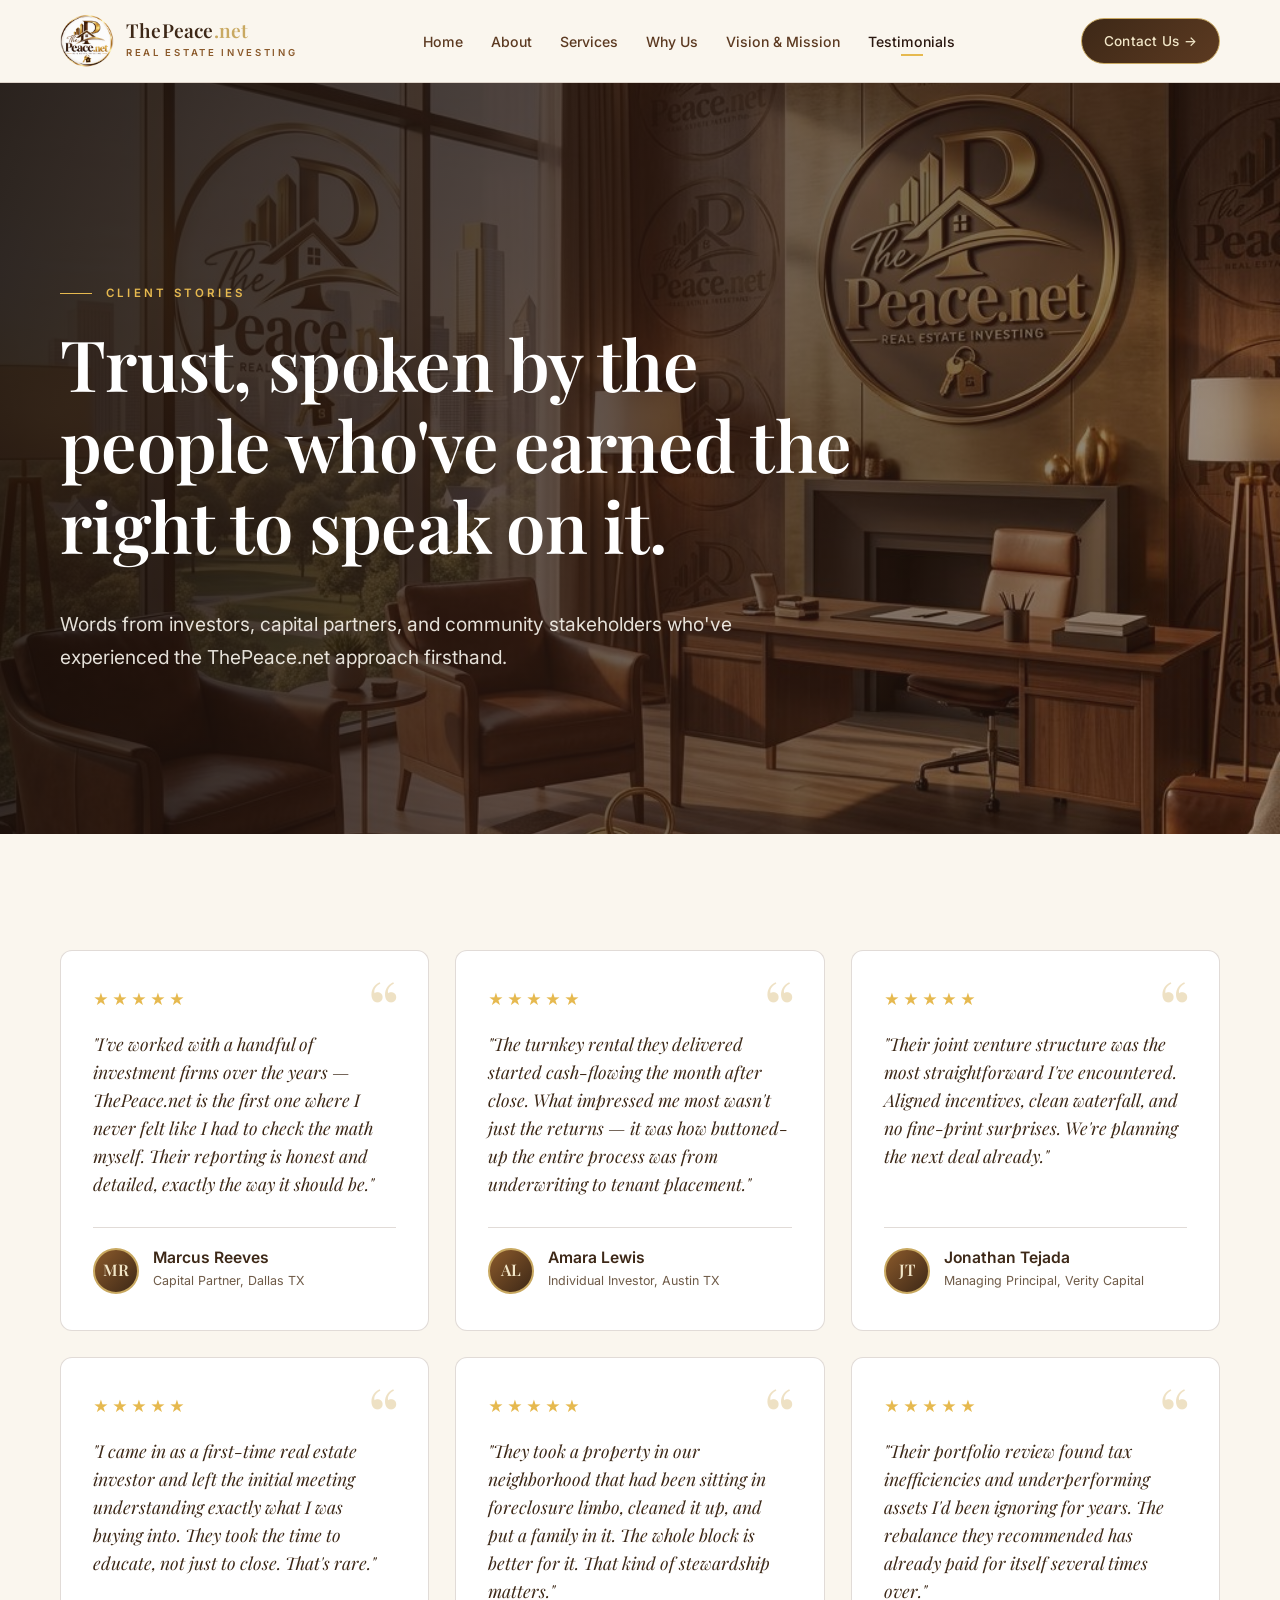
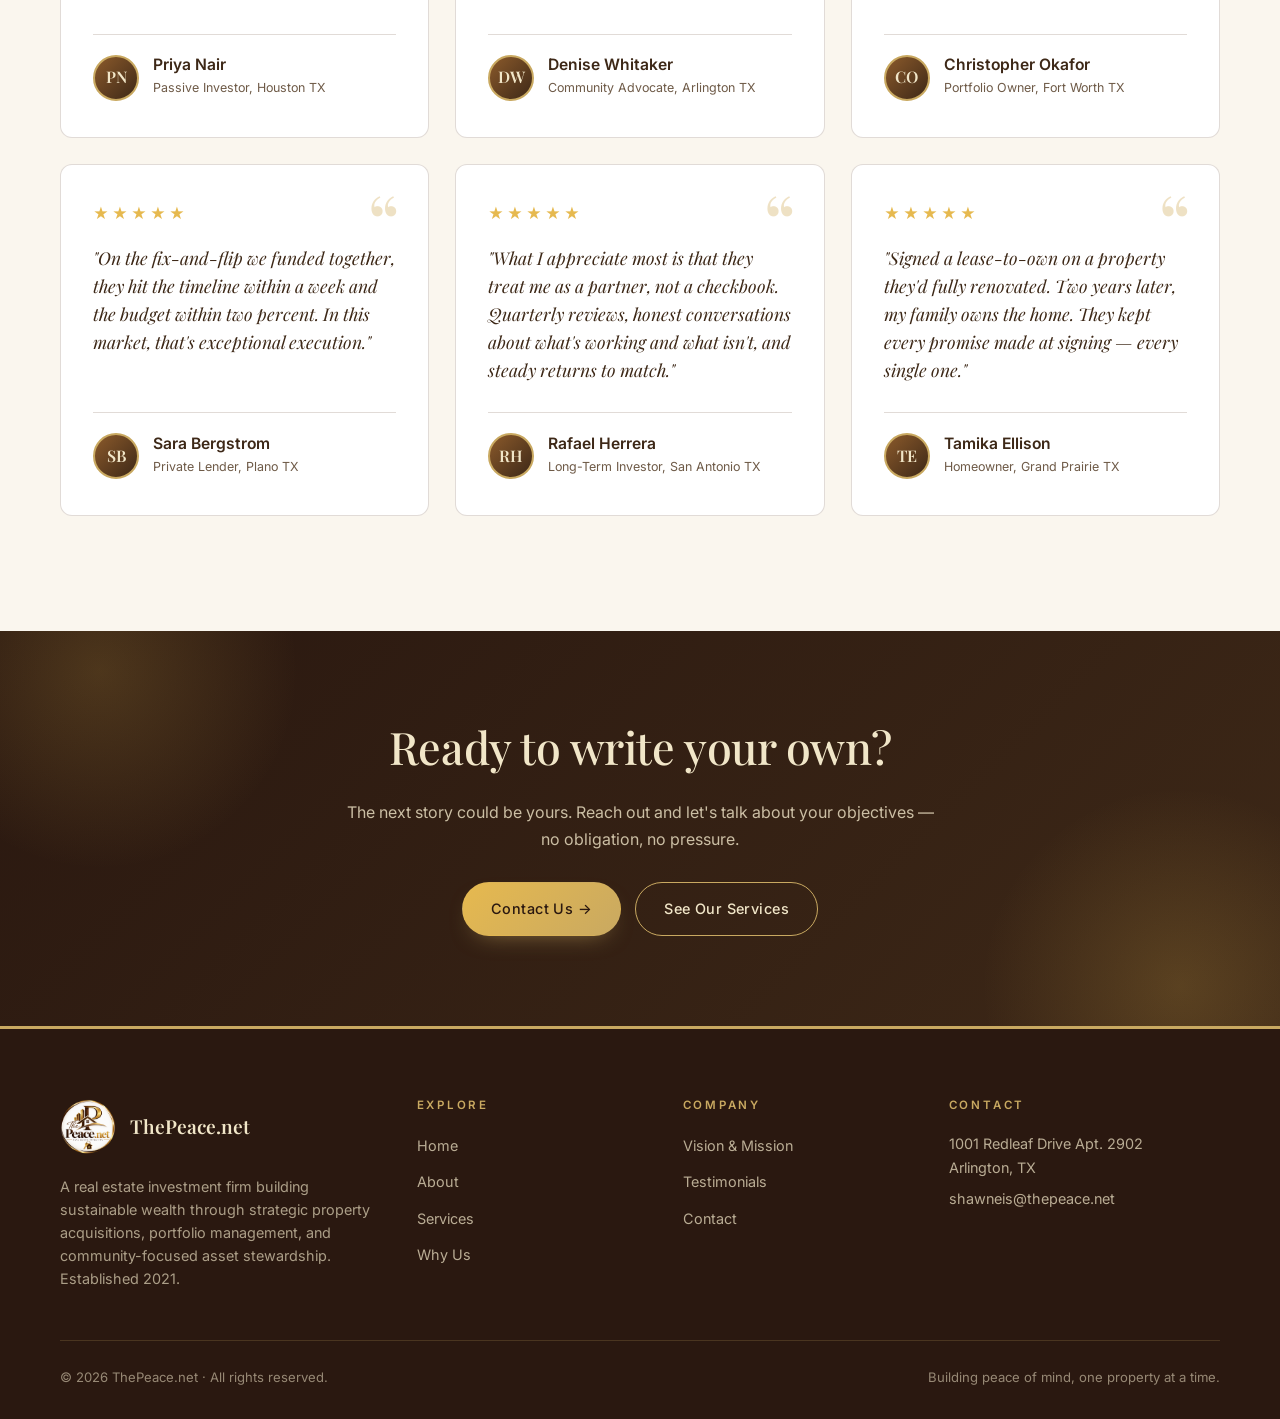
<file: testimonials.html>
<!DOCTYPE html>
<html lang="en">
<head>
  <meta charset="UTF-8" />
  <meta name="viewport" content="width=device-width, initial-scale=1.0" />
  <title>Testimonials — ThePeace.net</title>
  <meta name="description" content="Real words from real partners — hear what investors, capital partners, and community stakeholders say about their experience with ThePeace.net." />
  <link rel="icon" type="image/png" href="images/logo.png" />
  <link rel="preconnect" href="https://fonts.googleapis.com" />
  <link rel="preconnect" href="https://fonts.gstatic.com" crossorigin />
  <link href="https://fonts.googleapis.com/css2?family=Playfair+Display:ital,wght@0,400;0,500;0,600;0,700;1,400&family=Inter:wght@400;500;600;700&display=swap" rel="stylesheet" />
  <link rel="stylesheet" href="css/style.css" />
</head>
<body>

  <header class="site-header">
    <div class="wrap">
      <nav class="nav" aria-label="Primary">
        <a href="index.html" class="brand">
          <img src="images/logo.png" alt="ThePeace.net" />
          <div>
            <div class="brand-name">ThePeace<span style="color:var(--gold)">.net</span></div>
            <span class="brand-tag">Real Estate Investing</span>
          </div>
        </a>
        <ul class="nav-links">
          <li><a href="index.html">Home</a></li>
          <li><a href="about.html">About</a></li>
          <li><a href="services.html">Services</a></li>
          <li><a href="why-us.html">Why Us</a></li>
          <li><a href="vision-mission.html">Vision &amp; Mission</a></li>
          <li><a href="testimonials.html" class="active">Testimonials</a></li>
        </ul>
        <a href="contact.html" class="nav-cta">Contact Us →</a>
        <button class="nav-toggle" aria-label="Toggle menu" aria-expanded="false" aria-controls="nav-drawer">
          <svg viewBox="0 0 24 24" fill="none" stroke="currentColor" stroke-width="2" stroke-linecap="round"><path d="M4 7h16M4 12h16M4 17h16"/></svg>
        </button>
      </nav>
    </div>
    <div class="nav-drawer" id="nav-drawer">
      <ul>
        <li><a href="index.html">Home</a></li>
        <li><a href="about.html">About</a></li>
        <li><a href="services.html">Services</a></li>
        <li><a href="why-us.html">Why Us</a></li>
        <li><a href="vision-mission.html">Vision &amp; Mission</a></li>
        <li><a href="testimonials.html" class="active">Testimonials</a></li>
      </ul>
      <a href="contact.html" class="nav-cta">Contact Us →</a>
    </div>
  </header>

  <!-- ===== PAGE HERO ===== -->
  <section class="page-hero page-hero--photo" style="--bg-image: url('../images/pages/testimonials.jpg')">
    <div class="wrap reveal">
      <span class="eyebrow">Client Stories</span>
      <h1>Trust, spoken by the people who've earned the right to speak on it.</h1>
      <p class="lead">
        Words from investors, capital partners, and community stakeholders who've
        experienced the ThePeace.net approach firsthand.
      </p>
    </div>
  </section>

  <!-- ===== TESTIMONIAL GRID (9) ===== -->
  <section>
    <div class="wrap">
      <div class="tst-grid">

        <article class="tst-card reveal">
          <div class="tst-stars">★★★★★</div>
          <p class="tst-quote">"I've worked with a handful of investment firms over the years — ThePeace.net is the first one where I never felt like I had to check the math myself. Their reporting is honest and detailed, exactly the way it should be."</p>
          <div class="tst-author">
            <div class="tst-avatar">MR</div>
            <div>
              <div class="tst-name">Marcus Reeves</div>
              <div class="tst-role">Capital Partner, Dallas TX</div>
            </div>
          </div>
        </article>

        <article class="tst-card reveal">
          <div class="tst-stars">★★★★★</div>
          <p class="tst-quote">"The turnkey rental they delivered started cash-flowing the month after close. What impressed me most wasn't just the returns — it was how buttoned-up the entire process was from underwriting to tenant placement."</p>
          <div class="tst-author">
            <div class="tst-avatar">AL</div>
            <div>
              <div class="tst-name">Amara Lewis</div>
              <div class="tst-role">Individual Investor, Austin TX</div>
            </div>
          </div>
        </article>

        <article class="tst-card reveal">
          <div class="tst-stars">★★★★★</div>
          <p class="tst-quote">"Their joint venture structure was the most straightforward I've encountered. Aligned incentives, clean waterfall, and no fine-print surprises. We're planning the next deal already."</p>
          <div class="tst-author">
            <div class="tst-avatar">JT</div>
            <div>
              <div class="tst-name">Jonathan Tejada</div>
              <div class="tst-role">Managing Principal, Verity Capital</div>
            </div>
          </div>
        </article>

        <article class="tst-card reveal">
          <div class="tst-stars">★★★★★</div>
          <p class="tst-quote">"I came in as a first-time real estate investor and left the initial meeting understanding exactly what I was buying into. They took the time to educate, not just to close. That's rare."</p>
          <div class="tst-author">
            <div class="tst-avatar">PN</div>
            <div>
              <div class="tst-name">Priya Nair</div>
              <div class="tst-role">Passive Investor, Houston TX</div>
            </div>
          </div>
        </article>

        <article class="tst-card reveal">
          <div class="tst-stars">★★★★★</div>
          <p class="tst-quote">"They took a property in our neighborhood that had been sitting in foreclosure limbo, cleaned it up, and put a family in it. The whole block is better for it. That kind of stewardship matters."</p>
          <div class="tst-author">
            <div class="tst-avatar">DW</div>
            <div>
              <div class="tst-name">Denise Whitaker</div>
              <div class="tst-role">Community Advocate, Arlington TX</div>
            </div>
          </div>
        </article>

        <article class="tst-card reveal">
          <div class="tst-stars">★★★★★</div>
          <p class="tst-quote">"Their portfolio review found tax inefficiencies and underperforming assets I'd been ignoring for years. The rebalance they recommended has already paid for itself several times over."</p>
          <div class="tst-author">
            <div class="tst-avatar">CO</div>
            <div>
              <div class="tst-name">Christopher Okafor</div>
              <div class="tst-role">Portfolio Owner, Fort Worth TX</div>
            </div>
          </div>
        </article>

        <article class="tst-card reveal">
          <div class="tst-stars">★★★★★</div>
          <p class="tst-quote">"On the fix-and-flip we funded together, they hit the timeline within a week and the budget within two percent. In this market, that's exceptional execution."</p>
          <div class="tst-author">
            <div class="tst-avatar">SB</div>
            <div>
              <div class="tst-name">Sara Bergstrom</div>
              <div class="tst-role">Private Lender, Plano TX</div>
            </div>
          </div>
        </article>

        <article class="tst-card reveal">
          <div class="tst-stars">★★★★★</div>
          <p class="tst-quote">"What I appreciate most is that they treat me as a partner, not a checkbook. Quarterly reviews, honest conversations about what's working and what isn't, and steady returns to match."</p>
          <div class="tst-author">
            <div class="tst-avatar">RH</div>
            <div>
              <div class="tst-name">Rafael Herrera</div>
              <div class="tst-role">Long-Term Investor, San Antonio TX</div>
            </div>
          </div>
        </article>

        <article class="tst-card reveal">
          <div class="tst-stars">★★★★★</div>
          <p class="tst-quote">"Signed a lease-to-own on a property they'd fully renovated. Two years later, my family owns the home. They kept every promise made at signing — every single one."</p>
          <div class="tst-author">
            <div class="tst-avatar">TE</div>
            <div>
              <div class="tst-name">Tamika Ellison</div>
              <div class="tst-role">Homeowner, Grand Prairie TX</div>
            </div>
          </div>
        </article>

      </div>
    </div>
  </section>

  <!-- ===== CTA BAND ===== -->
  <section class="cta-band">
    <div class="wrap reveal">
      <h2>Ready to write your own?</h2>
      <p>The next story could be yours. Reach out and let's talk about your objectives — no obligation, no pressure.</p>
      <div class="btn-row">
        <a href="contact.html" class="btn btn-primary">Contact Us →</a>
        <a href="services.html" class="btn btn-ghost" style="color: var(--gold-pale); border-color: var(--gold);">See Our Services</a>
      </div>
    </div>
  </section>

  <!-- ===== FOOTER ===== -->
  <footer class="site-footer">
    <div class="wrap">
      <div class="footer-grid">
        <div>
          <div class="footer-brand">
            <img src="images/logo.png" alt="ThePeace.net" />
            <span>ThePeace.net</span>
          </div>
          <p class="footer-about">
            A real estate investment firm building sustainable wealth through
            strategic property acquisitions, portfolio management, and community-focused
            asset stewardship. Established 2021.
          </p>
        </div>
        <div class="footer-col">
          <h4>Explore</h4>
          <ul>
            <li><a href="index.html">Home</a></li>
            <li><a href="about.html">About</a></li>
            <li><a href="services.html">Services</a></li>
            <li><a href="why-us.html">Why Us</a></li>
          </ul>
        </div>
        <div class="footer-col">
          <h4>Company</h4>
          <ul>
            <li><a href="vision-mission.html">Vision &amp; Mission</a></li>
            <li><a href="testimonials.html">Testimonials</a></li>
            <li><a href="contact.html">Contact</a></li>
          </ul>
        </div>
        <div class="footer-col">
          <h4>Contact</h4>
          <p>1001 Redleaf Drive Apt. 2902<br/>Arlington, TX</p>
          <p><a href="mailto:shawneis@thepeace.net">shawneis@thepeace.net</a></p>
        </div>
      </div>
      <div class="footer-bottom">
        <span>© <span id="year">2026</span> ThePeace.net · All rights reserved.</span>
        <span>Building peace of mind, one property at a time.</span>
      </div>
    </div>
  </footer>

  <script src="js/main.js"></script>
</body>
</html>
</file>
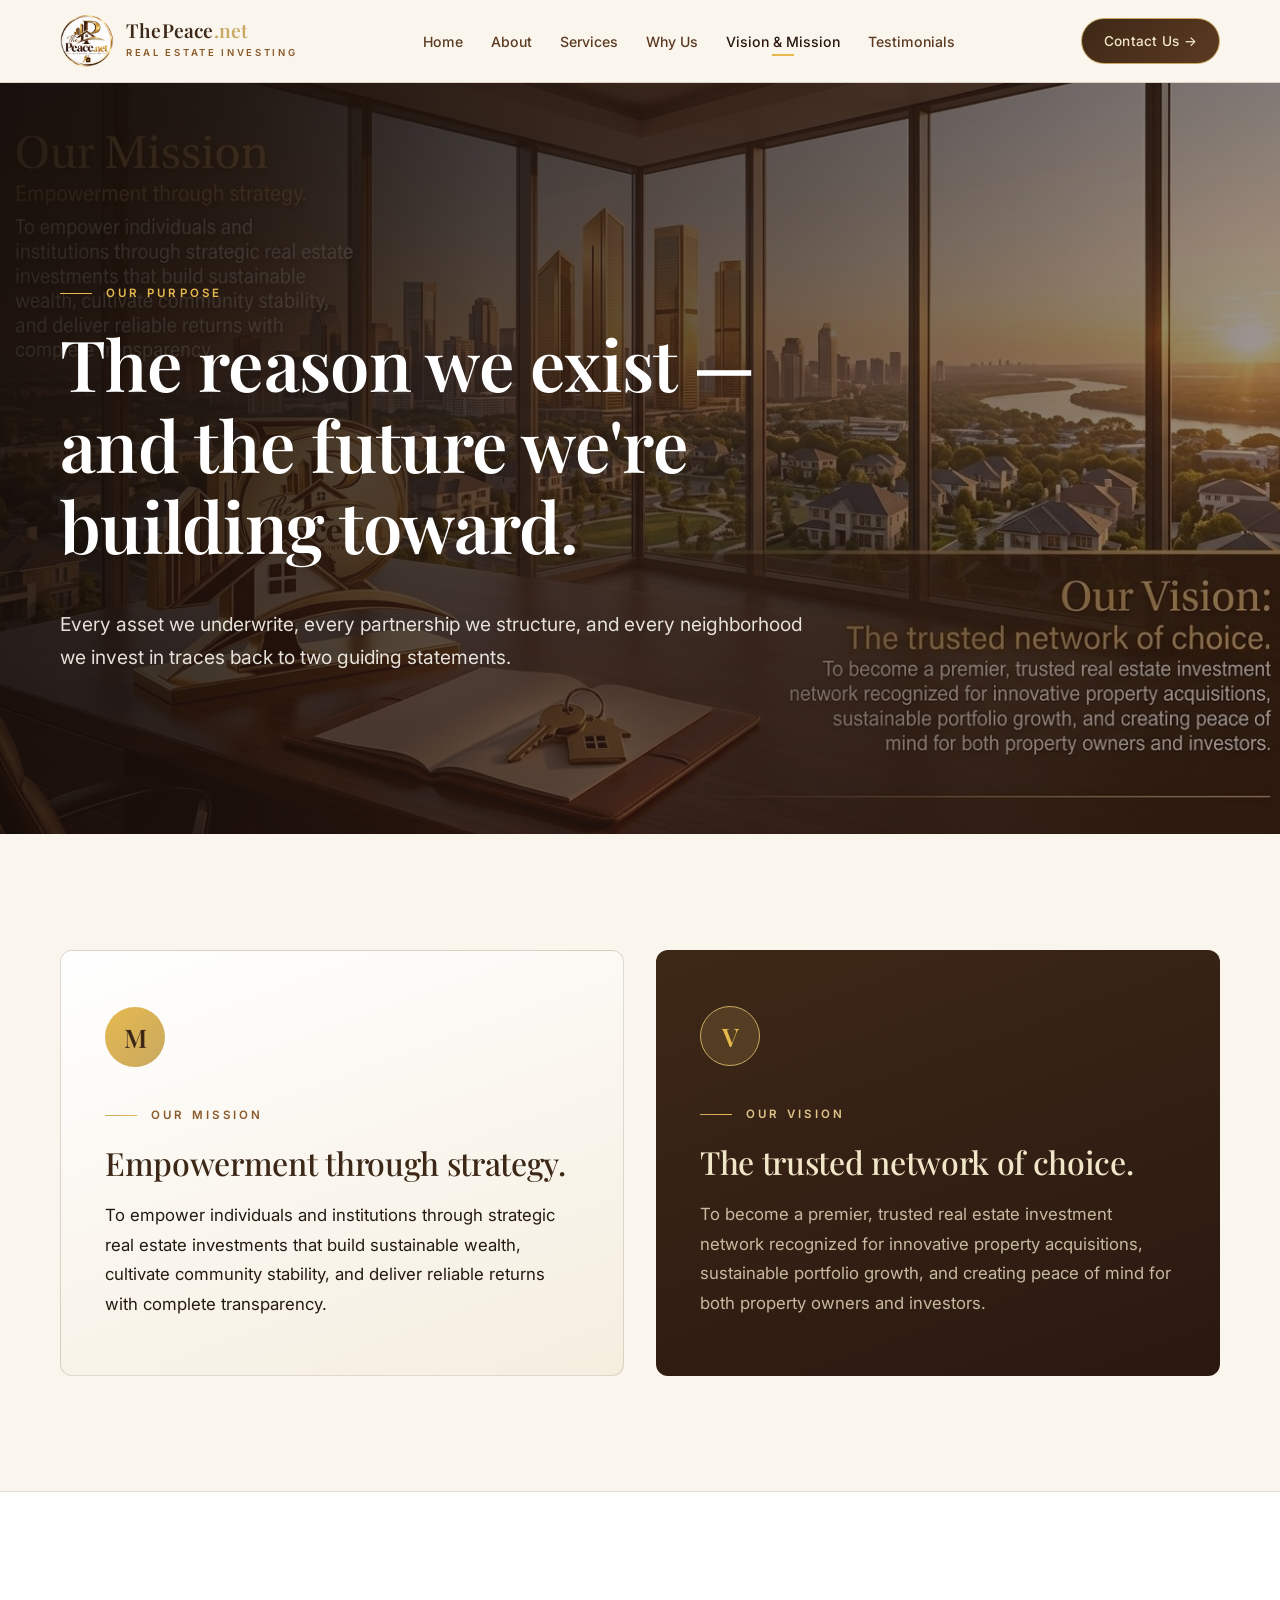
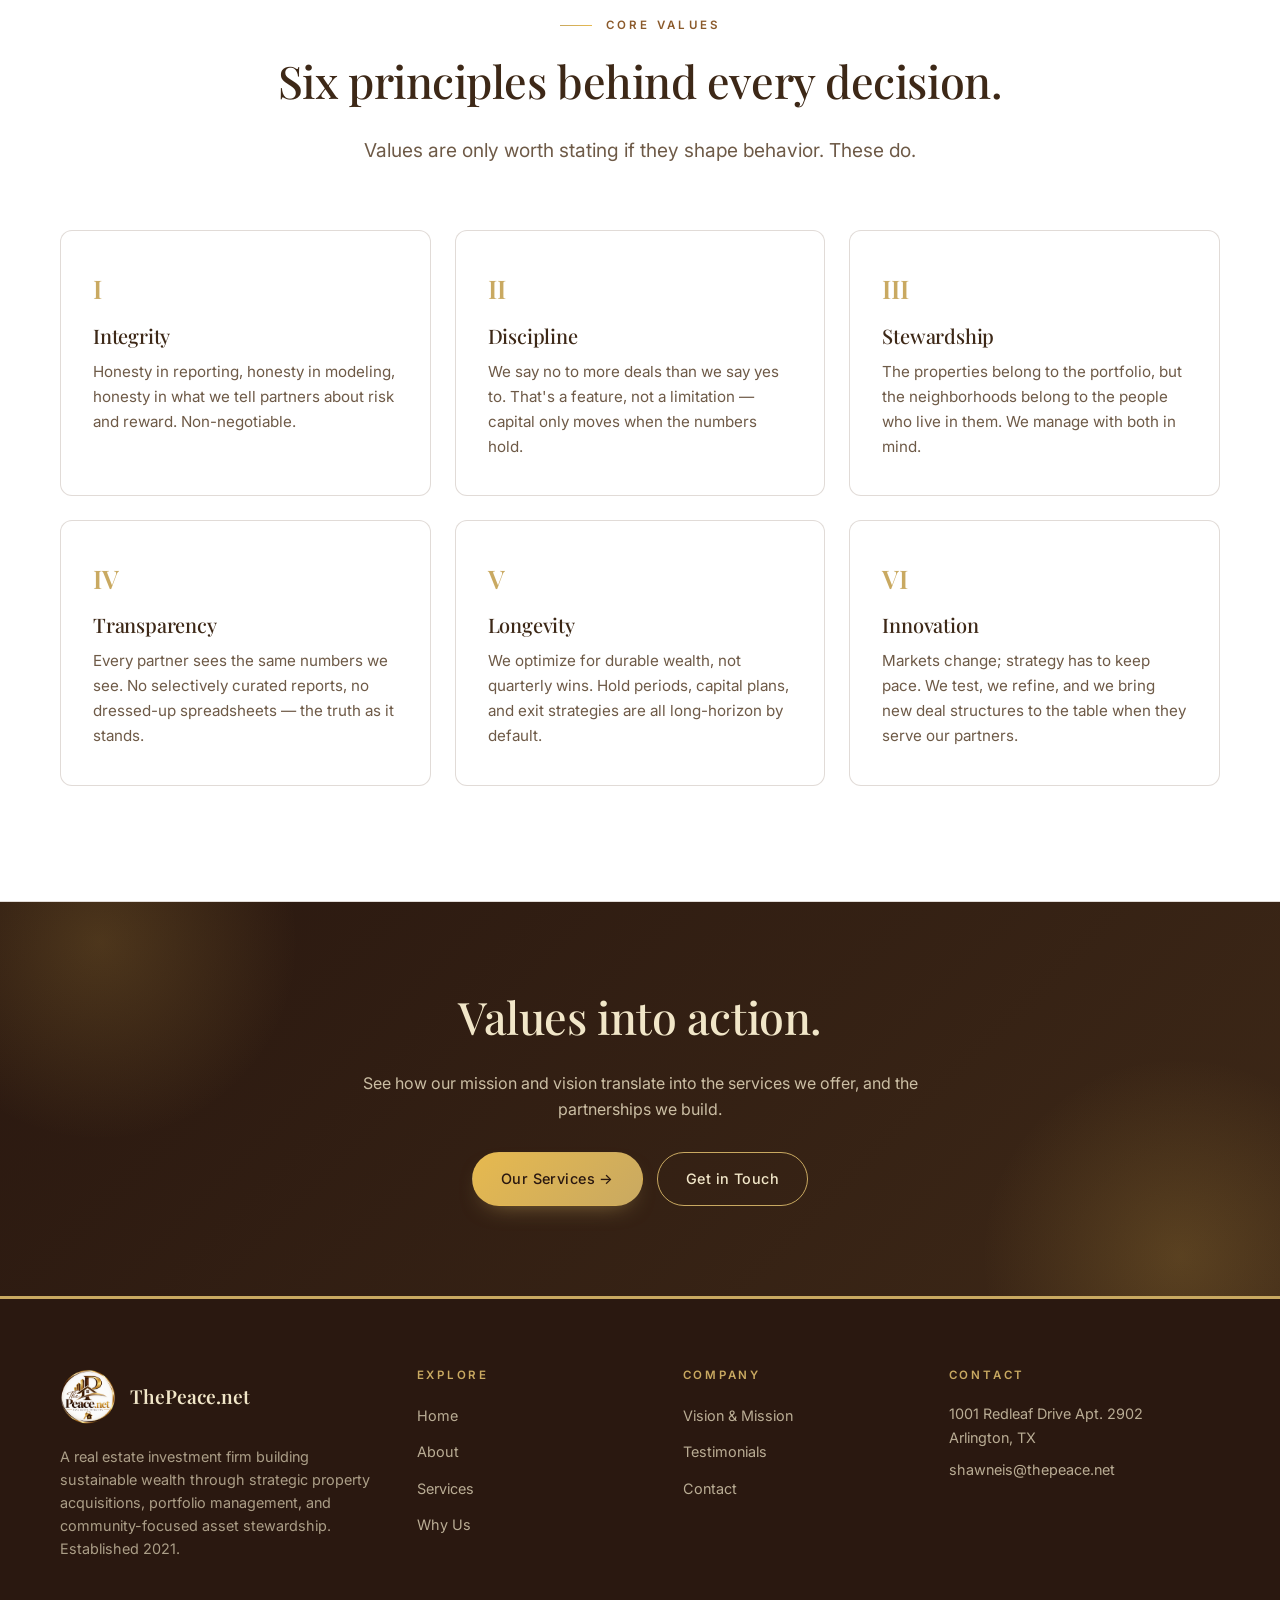
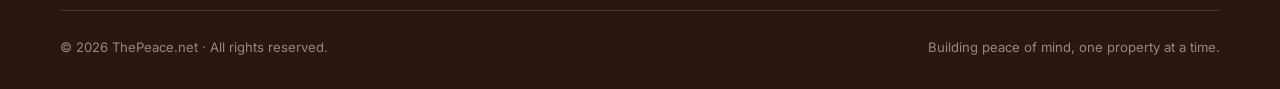
<file: vision-mission.html>
<!DOCTYPE html>
<html lang="en">
<head>
  <meta charset="UTF-8" />
  <meta name="viewport" content="width=device-width, initial-scale=1.0" />
  <title>Vision &amp; Mission — ThePeace.net</title>
  <meta name="description" content="Our mission is to empower investors through strategic real estate. Our vision is to become the trusted real estate investment network of choice." />
  <link rel="icon" type="image/png" href="images/logo.png" />
  <link rel="preconnect" href="https://fonts.googleapis.com" />
  <link rel="preconnect" href="https://fonts.gstatic.com" crossorigin />
  <link href="https://fonts.googleapis.com/css2?family=Playfair+Display:ital,wght@0,400;0,500;0,600;0,700;1,400&family=Inter:wght@400;500;600;700&display=swap" rel="stylesheet" />
  <link rel="stylesheet" href="css/style.css" />
</head>
<body>

  <header class="site-header">
    <div class="wrap">
      <nav class="nav" aria-label="Primary">
        <a href="index.html" class="brand">
          <img src="images/logo.png" alt="ThePeace.net" />
          <div>
            <div class="brand-name">ThePeace<span style="color:var(--gold)">.net</span></div>
            <span class="brand-tag">Real Estate Investing</span>
          </div>
        </a>
        <ul class="nav-links">
          <li><a href="index.html">Home</a></li>
          <li><a href="about.html">About</a></li>
          <li><a href="services.html">Services</a></li>
          <li><a href="why-us.html">Why Us</a></li>
          <li><a href="vision-mission.html" class="active">Vision &amp; Mission</a></li>
          <li><a href="testimonials.html">Testimonials</a></li>
        </ul>
        <a href="contact.html" class="nav-cta">Contact Us →</a>
        <button class="nav-toggle" aria-label="Toggle menu" aria-expanded="false" aria-controls="nav-drawer">
          <svg viewBox="0 0 24 24" fill="none" stroke="currentColor" stroke-width="2" stroke-linecap="round"><path d="M4 7h16M4 12h16M4 17h16"/></svg>
        </button>
      </nav>
    </div>
    <div class="nav-drawer" id="nav-drawer">
      <ul>
        <li><a href="index.html">Home</a></li>
        <li><a href="about.html">About</a></li>
        <li><a href="services.html">Services</a></li>
        <li><a href="why-us.html">Why Us</a></li>
        <li><a href="vision-mission.html" class="active">Vision &amp; Mission</a></li>
        <li><a href="testimonials.html">Testimonials</a></li>
      </ul>
      <a href="contact.html" class="nav-cta">Contact Us →</a>
    </div>
  </header>

  <!-- ===== PAGE HERO ===== -->
  <section class="page-hero page-hero--photo" style="--bg-image: url('../images/pages/vision-mission.jpg')">
    <div class="wrap reveal">
      <span class="eyebrow">Our Purpose</span>
      <h1>The reason we exist — and the future we're building toward.</h1>
      <p class="lead">
        Every asset we underwrite, every partnership we structure, and every neighborhood
        we invest in traces back to two guiding statements.
      </p>
    </div>
  </section>

  <!-- ===== VISION & MISSION SPLIT ===== -->
  <section>
    <div class="wrap">
      <div class="vm-split">

        <article class="vm-card vm-mission reveal">
          <div class="icon-mark">M</div>
          <span class="eyebrow">Our Mission</span>
          <h2>Empowerment through strategy.</h2>
          <p>
            To empower individuals and institutions through strategic real estate
            investments that build sustainable wealth, cultivate community stability,
            and deliver reliable returns with complete transparency.
          </p>
        </article>

        <article class="vm-card vm-vision reveal">
          <div class="icon-mark">V</div>
          <span class="eyebrow" style="color: var(--gold-soft);">Our Vision</span>
          <h2>The trusted network of choice.</h2>
          <p>
            To become a premier, trusted real estate investment network recognized
            for innovative property acquisitions, sustainable portfolio growth, and
            creating peace of mind for both property owners and investors.
          </p>
        </article>

      </div>
    </div>
  </section>

  <!-- ===== CORE VALUES ===== -->
  <section style="background: var(--paper); border-top: 1px solid var(--hairline); border-bottom: 1px solid var(--hairline);">
    <div class="wrap">
      <div class="section-head center reveal">
        <span class="eyebrow">Core Values</span>
        <h2>Six principles behind every decision.</h2>
        <p class="lead" style="margin: 20px auto 0;">
          Values are only worth stating if they shape behavior. These do.
        </p>
      </div>

      <div class="svc-list reveal">
        <article class="svc-card">
          <span class="svc-num">I</span>
          <h3>Integrity</h3>
          <p>Honesty in reporting, honesty in modeling, honesty in what we tell partners about risk and reward. Non-negotiable.</p>
        </article>

        <article class="svc-card">
          <span class="svc-num">II</span>
          <h3>Discipline</h3>
          <p>We say no to more deals than we say yes to. That's a feature, not a limitation — capital only moves when the numbers hold.</p>
        </article>

        <article class="svc-card">
          <span class="svc-num">III</span>
          <h3>Stewardship</h3>
          <p>The properties belong to the portfolio, but the neighborhoods belong to the people who live in them. We manage with both in mind.</p>
        </article>

        <article class="svc-card">
          <span class="svc-num">IV</span>
          <h3>Transparency</h3>
          <p>Every partner sees the same numbers we see. No selectively curated reports, no dressed-up spreadsheets — the truth as it stands.</p>
        </article>

        <article class="svc-card">
          <span class="svc-num">V</span>
          <h3>Longevity</h3>
          <p>We optimize for durable wealth, not quarterly wins. Hold periods, capital plans, and exit strategies are all long-horizon by default.</p>
        </article>

        <article class="svc-card">
          <span class="svc-num">VI</span>
          <h3>Innovation</h3>
          <p>Markets change; strategy has to keep pace. We test, we refine, and we bring new deal structures to the table when they serve our partners.</p>
        </article>
      </div>
    </div>
  </section>

  <!-- ===== CTA BAND ===== -->
  <section class="cta-band">
    <div class="wrap reveal">
      <h2>Values into action.</h2>
      <p>See how our mission and vision translate into the services we offer, and the partnerships we build.</p>
      <div class="btn-row">
        <a href="services.html" class="btn btn-primary">Our Services →</a>
        <a href="contact.html" class="btn btn-ghost" style="color: var(--gold-pale); border-color: var(--gold);">Get in Touch</a>
      </div>
    </div>
  </section>

  <!-- ===== FOOTER ===== -->
  <footer class="site-footer">
    <div class="wrap">
      <div class="footer-grid">
        <div>
          <div class="footer-brand">
            <img src="images/logo.png" alt="ThePeace.net" />
            <span>ThePeace.net</span>
          </div>
          <p class="footer-about">
            A real estate investment firm building sustainable wealth through
            strategic property acquisitions, portfolio management, and community-focused
            asset stewardship. Established 2021.
          </p>
        </div>
        <div class="footer-col">
          <h4>Explore</h4>
          <ul>
            <li><a href="index.html">Home</a></li>
            <li><a href="about.html">About</a></li>
            <li><a href="services.html">Services</a></li>
            <li><a href="why-us.html">Why Us</a></li>
          </ul>
        </div>
        <div class="footer-col">
          <h4>Company</h4>
          <ul>
            <li><a href="vision-mission.html">Vision &amp; Mission</a></li>
            <li><a href="testimonials.html">Testimonials</a></li>
            <li><a href="contact.html">Contact</a></li>
          </ul>
        </div>
        <div class="footer-col">
          <h4>Contact</h4>
          <p>1001 Redleaf Drive Apt. 2902<br/>Arlington, TX</p>
          <p><a href="mailto:shawneis@thepeace.net">shawneis@thepeace.net</a></p>
        </div>
      </div>
      <div class="footer-bottom">
        <span>© <span id="year">2026</span> ThePeace.net · All rights reserved.</span>
        <span>Building peace of mind, one property at a time.</span>
      </div>
    </div>
  </footer>

  <script src="js/main.js"></script>
</body>
</html>
</file>
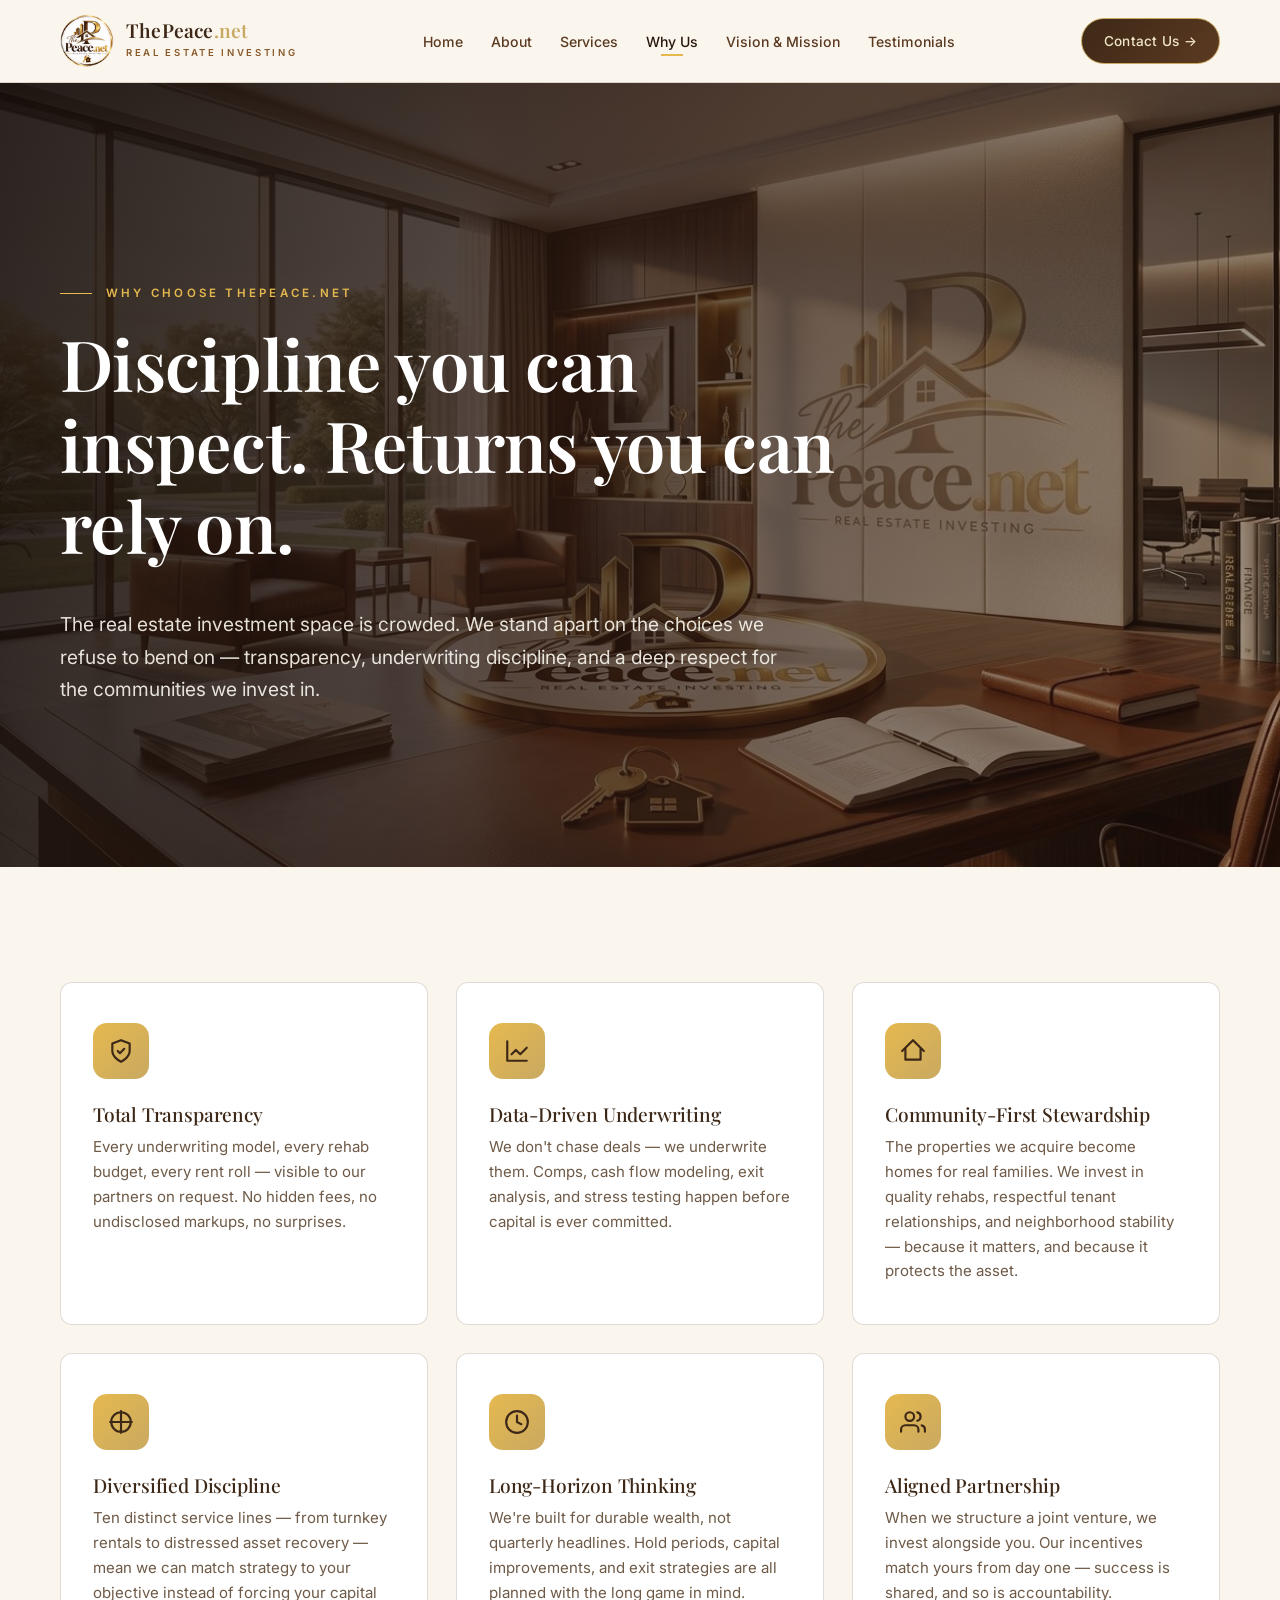
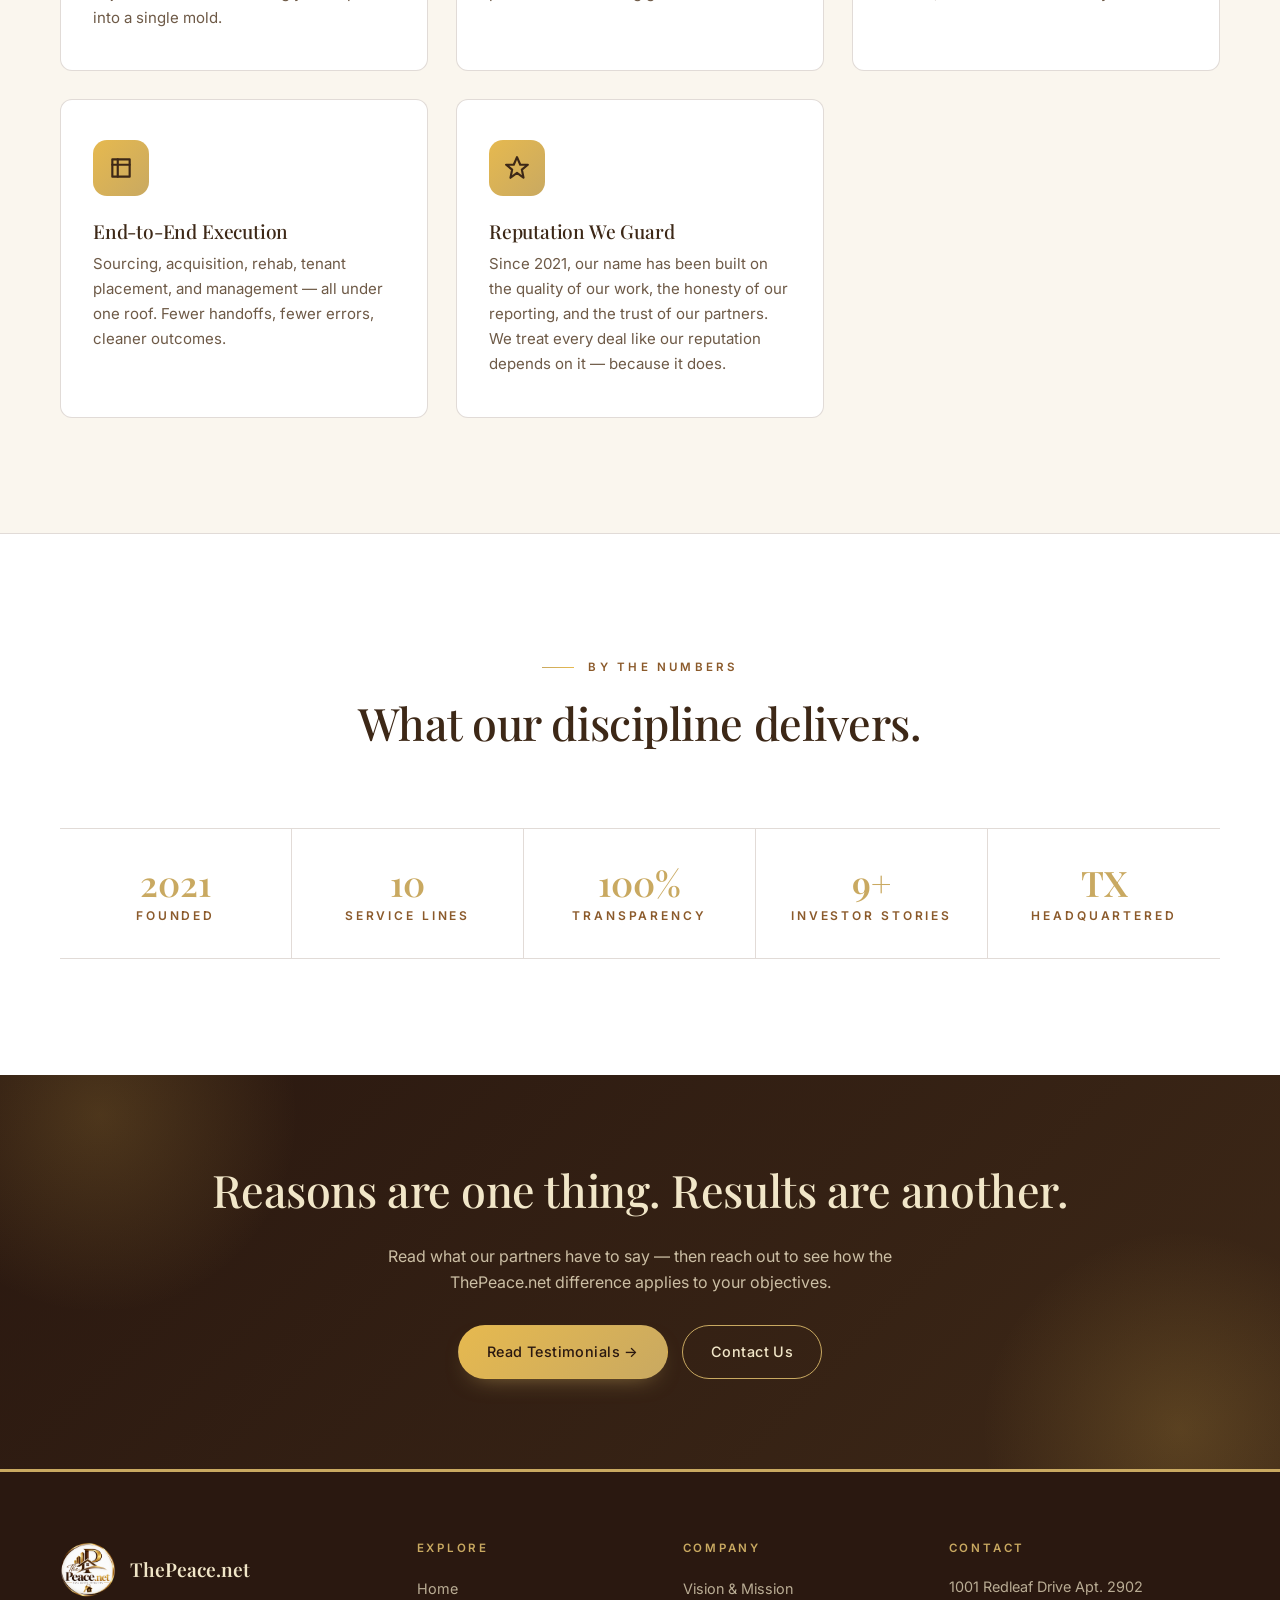
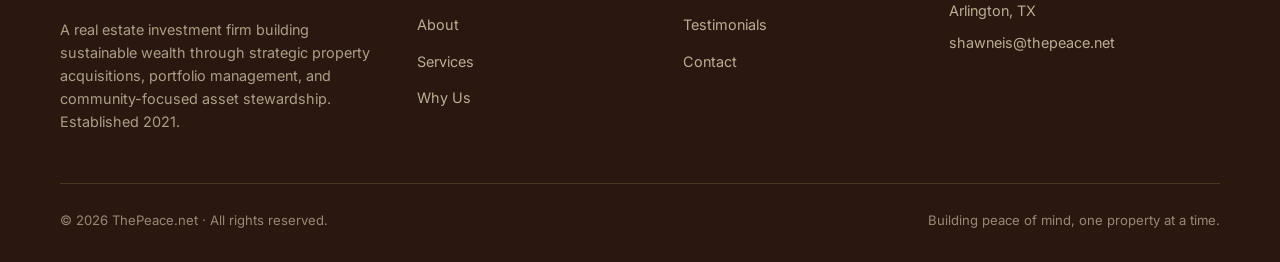
<file: why-us.html>
<!DOCTYPE html>
<html lang="en">
<head>
  <meta charset="UTF-8" />
  <meta name="viewport" content="width=device-width, initial-scale=1.0" />
  <title>Why Us — ThePeace.net</title>
  <meta name="description" content="Discover what sets ThePeace.net apart in the real estate investment landscape — transparency, discipline, and community-first stewardship." />
  <link rel="icon" type="image/png" href="images/logo.png" />
  <link rel="preconnect" href="https://fonts.googleapis.com" />
  <link rel="preconnect" href="https://fonts.gstatic.com" crossorigin />
  <link href="https://fonts.googleapis.com/css2?family=Playfair+Display:ital,wght@0,400;0,500;0,600;0,700;1,400&family=Inter:wght@400;500;600;700&display=swap" rel="stylesheet" />
  <link rel="stylesheet" href="css/style.css" />
</head>
<body>

  <header class="site-header">
    <div class="wrap">
      <nav class="nav" aria-label="Primary">
        <a href="index.html" class="brand">
          <img src="images/logo.png" alt="ThePeace.net" />
          <div>
            <div class="brand-name">ThePeace<span style="color:var(--gold)">.net</span></div>
            <span class="brand-tag">Real Estate Investing</span>
          </div>
        </a>
        <ul class="nav-links">
          <li><a href="index.html">Home</a></li>
          <li><a href="about.html">About</a></li>
          <li><a href="services.html">Services</a></li>
          <li><a href="why-us.html" class="active">Why Us</a></li>
          <li><a href="vision-mission.html">Vision &amp; Mission</a></li>
          <li><a href="testimonials.html">Testimonials</a></li>
        </ul>
        <a href="contact.html" class="nav-cta">Contact Us →</a>
        <button class="nav-toggle" aria-label="Toggle menu" aria-expanded="false" aria-controls="nav-drawer">
          <svg viewBox="0 0 24 24" fill="none" stroke="currentColor" stroke-width="2" stroke-linecap="round"><path d="M4 7h16M4 12h16M4 17h16"/></svg>
        </button>
      </nav>
    </div>
    <div class="nav-drawer" id="nav-drawer">
      <ul>
        <li><a href="index.html">Home</a></li>
        <li><a href="about.html">About</a></li>
        <li><a href="services.html">Services</a></li>
        <li><a href="why-us.html" class="active">Why Us</a></li>
        <li><a href="vision-mission.html">Vision &amp; Mission</a></li>
        <li><a href="testimonials.html">Testimonials</a></li>
      </ul>
      <a href="contact.html" class="nav-cta">Contact Us →</a>
    </div>
  </header>

  <!-- ===== PAGE HERO ===== -->
  <section class="page-hero page-hero--photo" style="--bg-image: url('../images/pages/why-us.jpg')">
    <div class="wrap reveal">
      <span class="eyebrow">Why Choose ThePeace.net</span>
      <h1>Discipline you can inspect. Returns you can rely on.</h1>
      <p class="lead">
        The real estate investment space is crowded. We stand apart on the choices we
        refuse to bend on — transparency, underwriting discipline, and a deep respect
        for the communities we invest in.
      </p>
    </div>
  </section>

  <!-- ===== REASONS ===== -->
  <section>
    <div class="wrap">
      <div class="reasons">

        <div class="reason reveal">
          <div class="reason-icon">
            <svg viewBox="0 0 24 24" fill="none" stroke="currentColor" stroke-width="2" stroke-linecap="round" stroke-linejoin="round">
              <path d="M12 22s8-4 8-10V5l-8-3-8 3v7c0 6 8 10 8 10z"/><path d="M9 12l2 2 4-4"/>
            </svg>
          </div>
          <h3>Total Transparency</h3>
          <p>Every underwriting model, every rehab budget, every rent roll — visible to our partners on request. No hidden fees, no undisclosed markups, no surprises.</p>
        </div>

        <div class="reason reveal">
          <div class="reason-icon">
            <svg viewBox="0 0 24 24" fill="none" stroke="currentColor" stroke-width="2" stroke-linecap="round" stroke-linejoin="round">
              <path d="M3 3v18h18"/><path d="M7 15l4-4 4 4 6-6"/>
            </svg>
          </div>
          <h3>Data-Driven Underwriting</h3>
          <p>We don't chase deals — we underwrite them. Comps, cash flow modeling, exit analysis, and stress testing happen before capital is ever committed.</p>
        </div>

        <div class="reason reveal">
          <div class="reason-icon">
            <svg viewBox="0 0 24 24" fill="none" stroke="currentColor" stroke-width="2" stroke-linecap="round" stroke-linejoin="round">
              <path d="M2 12l10-10 10 10"/><path d="M5 10v10h14V10"/>
            </svg>
          </div>
          <h3>Community-First Stewardship</h3>
          <p>The properties we acquire become homes for real families. We invest in quality rehabs, respectful tenant relationships, and neighborhood stability — because it matters, and because it protects the asset.</p>
        </div>

        <div class="reason reveal">
          <div class="reason-icon">
            <svg viewBox="0 0 24 24" fill="none" stroke="currentColor" stroke-width="2" stroke-linecap="round" stroke-linejoin="round">
              <path d="M12 2v20M2 12h20"/><circle cx="12" cy="12" r="9"/>
            </svg>
          </div>
          <h3>Diversified Discipline</h3>
          <p>Ten distinct service lines — from turnkey rentals to distressed asset recovery — mean we can match strategy to your objective instead of forcing your capital into a single mold.</p>
        </div>

        <div class="reason reveal">
          <div class="reason-icon">
            <svg viewBox="0 0 24 24" fill="none" stroke="currentColor" stroke-width="2" stroke-linecap="round" stroke-linejoin="round">
              <circle cx="12" cy="12" r="10"/><path d="M12 6v6l4 2"/>
            </svg>
          </div>
          <h3>Long-Horizon Thinking</h3>
          <p>We're built for durable wealth, not quarterly headlines. Hold periods, capital improvements, and exit strategies are all planned with the long game in mind.</p>
        </div>

        <div class="reason reveal">
          <div class="reason-icon">
            <svg viewBox="0 0 24 24" fill="none" stroke="currentColor" stroke-width="2" stroke-linecap="round" stroke-linejoin="round">
              <path d="M17 21v-2a4 4 0 0 0-4-4H5a4 4 0 0 0-4 4v2"/><circle cx="9" cy="7" r="4"/><path d="M23 21v-2a4 4 0 0 0-3-3.87"/><path d="M16 3.13a4 4 0 0 1 0 7.75"/>
            </svg>
          </div>
          <h3>Aligned Partnership</h3>
          <p>When we structure a joint venture, we invest alongside you. Our incentives match yours from day one — success is shared, and so is accountability.</p>
        </div>

        <div class="reason reveal">
          <div class="reason-icon">
            <svg viewBox="0 0 24 24" fill="none" stroke="currentColor" stroke-width="2" stroke-linecap="round" stroke-linejoin="round">
              <path d="M4 4h16v16H4z"/><path d="M4 9h16M9 4v16"/>
            </svg>
          </div>
          <h3>End-to-End Execution</h3>
          <p>Sourcing, acquisition, rehab, tenant placement, and management — all under one roof. Fewer handoffs, fewer errors, cleaner outcomes.</p>
        </div>

        <div class="reason reveal">
          <div class="reason-icon">
            <svg viewBox="0 0 24 24" fill="none" stroke="currentColor" stroke-width="2" stroke-linecap="round" stroke-linejoin="round">
              <path d="M12 2l3 7h7l-5.5 4.5L18 21l-6-4.5L6 21l1.5-7.5L2 9h7z"/>
            </svg>
          </div>
          <h3>Reputation We Guard</h3>
          <p>Since 2021, our name has been built on the quality of our work, the honesty of our reporting, and the trust of our partners. We treat every deal like our reputation depends on it — because it does.</p>
        </div>

      </div>
    </div>
  </section>

  <!-- ===== NUMBERS STRIP ===== -->
  <section style="background: var(--paper); border-top: 1px solid var(--hairline);">
    <div class="wrap">
      <div class="section-head center reveal">
        <span class="eyebrow">By the Numbers</span>
        <h2>What our discipline delivers.</h2>
      </div>
      <div class="values-strip reveal">
        <div class="value">
          <span class="value-num">2021</span>
          <h4>Founded</h4>
        </div>
        <div class="value">
          <span class="value-num">10</span>
          <h4>Service Lines</h4>
        </div>
        <div class="value">
          <span class="value-num">100%</span>
          <h4>Transparency</h4>
        </div>
        <div class="value">
          <span class="value-num">9+</span>
          <h4>Investor Stories</h4>
        </div>
        <div class="value">
          <span class="value-num">TX</span>
          <h4>Headquartered</h4>
        </div>
      </div>
    </div>
  </section>

  <!-- ===== CTA BAND ===== -->
  <section class="cta-band">
    <div class="wrap reveal">
      <h2>Reasons are one thing. Results are another.</h2>
      <p>Read what our partners have to say — then reach out to see how the ThePeace.net difference applies to your objectives.</p>
      <div class="btn-row">
        <a href="testimonials.html" class="btn btn-primary">Read Testimonials →</a>
        <a href="contact.html" class="btn btn-ghost" style="color: var(--gold-pale); border-color: var(--gold);">Contact Us</a>
      </div>
    </div>
  </section>

  <!-- ===== FOOTER ===== -->
  <footer class="site-footer">
    <div class="wrap">
      <div class="footer-grid">
        <div>
          <div class="footer-brand">
            <img src="images/logo.png" alt="ThePeace.net" />
            <span>ThePeace.net</span>
          </div>
          <p class="footer-about">
            A real estate investment firm building sustainable wealth through
            strategic property acquisitions, portfolio management, and community-focused
            asset stewardship. Established 2021.
          </p>
        </div>
        <div class="footer-col">
          <h4>Explore</h4>
          <ul>
            <li><a href="index.html">Home</a></li>
            <li><a href="about.html">About</a></li>
            <li><a href="services.html">Services</a></li>
            <li><a href="why-us.html">Why Us</a></li>
          </ul>
        </div>
        <div class="footer-col">
          <h4>Company</h4>
          <ul>
            <li><a href="vision-mission.html">Vision &amp; Mission</a></li>
            <li><a href="testimonials.html">Testimonials</a></li>
            <li><a href="contact.html">Contact</a></li>
          </ul>
        </div>
        <div class="footer-col">
          <h4>Contact</h4>
          <p>1001 Redleaf Drive Apt. 2902<br/>Arlington, TX</p>
          <p><a href="mailto:shawneis@thepeace.net">shawneis@thepeace.net</a></p>
        </div>
      </div>
      <div class="footer-bottom">
        <span>© <span id="year">2026</span> ThePeace.net · All rights reserved.</span>
        <span>Building peace of mind, one property at a time.</span>
      </div>
    </div>
  </footer>

  <script src="js/main.js"></script>
</body>
</html>
</file>
<file: css/style.css>
/* =========================================================
   ThePeace.net — Real Estate Investing
   Design tokens & global styles
   ========================================================= */

:root {
  /* Brand palette — brown & gold */
  --espresso: #2A1810;
  --deep-brown: #3D2817;
  --rich-brown: #5C3A21;
  --warm-brown: #8B5A2B;
  --tan: #B08B5C;

  --gold: #C9A961;
  --gold-bright: #E6B94F;
  --gold-soft: #DFC48A;
  --gold-pale: #F1E6C8;

  --cream: #FAF6EE;
  --cream-warm: #F5EEDF;
  --paper: #FFFFFF;
  --charcoal: #241A12;
  --muted: #6E5A47;
  --hairline: rgba(92, 58, 33, 0.18);

  /* Typography */
  --font-display: 'Playfair Display', 'Cormorant Garamond', Georgia, serif;
  --font-body: 'Inter', -apple-system, BlinkMacSystemFont, 'Segoe UI', Helvetica, Arial, sans-serif;
  --font-mono: 'JetBrains Mono', 'SF Mono', Menlo, monospace;

  /* Scale */
  --wrap: 1240px;
  --gutter: clamp(20px, 4vw, 40px);
  --radius: 4px;
  --radius-lg: 12px;

  /* Motion */
  --ease: cubic-bezier(0.22, 1, 0.36, 1);
}

/* ---------- Reset & base ---------- */
*, *::before, *::after { box-sizing: border-box; }
html { -webkit-text-size-adjust: 100%; scroll-behavior: smooth; }
body {
  margin: 0;
  font-family: var(--font-body);
  font-size: 16px;
  line-height: 1.65;
  color: var(--charcoal);
  background: var(--cream);
  -webkit-font-smoothing: antialiased;
  -moz-osx-font-smoothing: grayscale;
  overflow-x: hidden;
}
img { max-width: 100%; height: auto; display: block; }
a { color: inherit; text-decoration: none; transition: color 0.2s var(--ease); }
button { font-family: inherit; cursor: pointer; border: none; background: none; }
:focus-visible {
  outline: 2px solid var(--gold-bright);
  outline-offset: 3px;
}

/* ---------- Typography ---------- */
h1, h2, h3, h4, h5 {
  font-family: var(--font-display);
  font-weight: 500;
  line-height: 1.15;
  color: var(--deep-brown);
  margin: 0 0 0.6em;
  letter-spacing: -0.01em;
}
h1 { font-size: clamp(2.4rem, 5.5vw, 4.4rem); font-weight: 600; }
h2 { font-size: clamp(1.9rem, 3.5vw, 2.9rem); }
h3 { font-size: clamp(1.35rem, 2vw, 1.6rem); }
h4 { font-size: 1.15rem; }
p  { margin: 0 0 1.1em; color: var(--charcoal); }

.eyebrow {
  font-family: var(--font-body);
  font-size: 0.72rem;
  letter-spacing: 0.28em;
  text-transform: uppercase;
  font-weight: 600;
  color: var(--warm-brown);
  display: inline-flex;
  align-items: center;
  gap: 14px;
  margin-bottom: 20px;
}
.eyebrow::before {
  content: "";
  width: 32px;
  height: 1px;
  background: linear-gradient(90deg, var(--gold), var(--gold-bright));
}

.lead {
  font-size: clamp(1.05rem, 1.5vw, 1.2rem);
  color: var(--muted);
  line-height: 1.7;
  max-width: 62ch;
}

.gold-underline {
  background-image: linear-gradient(90deg, var(--gold-bright), var(--gold));
  background-size: 100% 2px;
  background-repeat: no-repeat;
  background-position: 0 100%;
  padding-bottom: 3px;
}

/* ---------- Layout ---------- */
.wrap {
  max-width: var(--wrap);
  margin: 0 auto;
  padding: 0 var(--gutter);
}
section { padding: clamp(64px, 9vw, 120px) 0; }
.section-tight { padding: clamp(48px, 6vw, 80px) 0; }

/* ---------- Site header ---------- */
.site-header {
  position: sticky;
  top: 0;
  z-index: 60;
  background: rgba(250, 246, 238, 0.94);
  backdrop-filter: saturate(1.4) blur(10px);
  -webkit-backdrop-filter: saturate(1.4) blur(10px);
  border-bottom: 1px solid var(--hairline);
}
.nav {
  display: flex;
  align-items: center;
  justify-content: space-between;
  gap: 24px;
  padding: 14px 0;
}
.brand {
  display: flex;
  align-items: center;
  gap: 12px;
  min-width: 0;
}
.brand img {
  width: 54px;
  height: 54px;
  object-fit: contain;
  flex-shrink: 0;
}
.brand-name {
  font-family: var(--font-display);
  font-size: 1.2rem;
  font-weight: 600;
  color: var(--deep-brown);
  line-height: 1;
  letter-spacing: 0.01em;
}
.brand-tag {
  display: block;
  font-family: var(--font-body);
  font-size: 0.6rem;
  letter-spacing: 0.28em;
  color: var(--warm-brown);
  text-transform: uppercase;
  margin-top: 4px;
  font-weight: 600;
}

.nav-links {
  display: flex;
  align-items: center;
  gap: 28px;
  list-style: none;
  padding: 0;
  margin: 0;
}
.nav-links a {
  font-size: 0.88rem;
  font-weight: 500;
  color: var(--rich-brown);
  padding: 8px 0;
  position: relative;
}
.nav-links a::after {
  content: "";
  position: absolute;
  left: 50%;
  bottom: 2px;
  width: 0;
  height: 1.5px;
  background: var(--gold-bright);
  transition: all 0.25s var(--ease);
  transform: translateX(-50%);
}
.nav-links a:hover,
.nav-links a.active { color: var(--espresso); }
.nav-links a:hover::after,
.nav-links a.active::after { width: 22px; }

.nav-cta {
  display: inline-flex;
  align-items: center;
  gap: 8px;
  padding: 11px 22px;
  background: linear-gradient(135deg, var(--deep-brown), var(--rich-brown));
  color: var(--gold-pale);
  border: 1px solid var(--gold);
  border-radius: 999px;
  font-size: 0.85rem;
  font-weight: 500;
  letter-spacing: 0.02em;
  transition: transform 0.2s var(--ease), box-shadow 0.2s var(--ease);
}
.nav-cta:hover {
  transform: translateY(-1px);
  box-shadow: 0 10px 24px -12px rgba(42, 24, 16, 0.55);
  color: var(--paper);
}

/* Mobile toggle */
.nav-toggle {
  display: none;
  width: 44px;
  height: 44px;
  align-items: center;
  justify-content: center;
  color: var(--deep-brown);
  border: 1px solid var(--hairline);
  border-radius: 8px;
}
.nav-toggle svg { width: 22px; height: 22px; }

/* ---------- Buttons ---------- */
.btn {
  display: inline-flex;
  align-items: center;
  gap: 10px;
  padding: 14px 28px;
  font-size: 0.9rem;
  font-weight: 500;
  letter-spacing: 0.03em;
  border-radius: 999px;
  transition: all 0.25s var(--ease);
  border: 1px solid transparent;
  cursor: pointer;
}
.btn-primary {
  background: linear-gradient(135deg, var(--gold-bright), var(--gold));
  color: var(--espresso);
  box-shadow: 0 10px 24px -14px rgba(201, 169, 97, 0.7);
}
.btn-primary:hover {
  background: linear-gradient(135deg, var(--gold), var(--gold-bright));
  transform: translateY(-2px);
  box-shadow: 0 16px 32px -16px rgba(201, 169, 97, 0.75);
}
.btn-ghost {
  background: transparent;
  color: var(--deep-brown);
  border-color: var(--warm-brown);
}
.btn-ghost:hover {
  background: var(--deep-brown);
  color: var(--gold-pale);
  border-color: var(--deep-brown);
}
.btn-dark {
  background: var(--deep-brown);
  color: var(--gold-pale);
  border-color: var(--gold);
}
.btn-dark:hover { background: var(--espresso); }

.btn-row { display: flex; gap: 14px; flex-wrap: wrap; }

/* ---------- HOME: Hero ---------- */
.hero {
  position: relative;
  padding: clamp(72px, 9vw, 130px) 0 clamp(80px, 10vw, 140px);
  background:
    radial-gradient(ellipse at 85% 15%, rgba(201, 169, 97, 0.16), transparent 55%),
    radial-gradient(ellipse at 10% 90%, rgba(139, 90, 43, 0.10), transparent 50%),
    var(--cream);
  overflow: hidden;
}
.hero::before {
  content: "";
  position: absolute;
  inset: 0;
  background-image:
    linear-gradient(var(--hairline) 1px, transparent 1px),
    linear-gradient(90deg, var(--hairline) 1px, transparent 1px);
  background-size: 80px 80px;
  opacity: 0.35;
  mask-image: radial-gradient(ellipse at center, black, transparent 75%);
  -webkit-mask-image: radial-gradient(ellipse at center, black, transparent 75%);
  pointer-events: none;
}
.hero-grid {
  position: relative;
  display: grid;
  grid-template-columns: 1.15fr 1fr;
  gap: clamp(40px, 5vw, 80px);
  align-items: center;
}
.hero h1 {
  font-size: clamp(2.5rem, 6vw, 4.8rem);
  line-height: 1.05;
  margin-bottom: 24px;
}
.hero h1 em {
  font-style: italic;
  font-weight: 400;
  color: var(--warm-brown);
}
.hero-lead {
  font-size: clamp(1.05rem, 1.4vw, 1.2rem);
  color: var(--muted);
  max-width: 52ch;
  margin-bottom: 36px;
}
.hero-meta {
  display: flex;
  gap: 40px;
  padding-top: 36px;
  margin-top: 44px;
  border-top: 1px solid var(--hairline);
  flex-wrap: wrap;
}
.hero-meta > div { min-width: 110px; }
.hero-meta .num {
  font-family: var(--font-display);
  font-size: 2rem;
  font-weight: 600;
  color: var(--deep-brown);
  display: block;
  line-height: 1;
}
.hero-meta .label {
  font-size: 0.72rem;
  letter-spacing: 0.22em;
  text-transform: uppercase;
  color: var(--warm-brown);
  margin-top: 8px;
  display: block;
}

/* Hero visual — logo card */
.hero-visual {
  position: relative;
  display: flex;
  align-items: center;
  justify-content: center;
}
.hero-card {
  position: relative;
  width: 100%;
  max-width: 460px;
  aspect-ratio: 1 / 1;
  background:
    radial-gradient(ellipse at 30% 20%, rgba(230, 185, 79, 0.22), transparent 55%),
    linear-gradient(145deg, #3D2817 0%, #2A1810 100%);
  border-radius: 24px;
  padding: 40px;
  display: flex;
  align-items: center;
  justify-content: center;
  box-shadow:
    0 40px 80px -30px rgba(42, 24, 16, 0.55),
    0 0 0 1px rgba(201, 169, 97, 0.25) inset,
    0 0 0 8px rgba(201, 169, 97, 0.08);
}
.hero-card::before {
  content: "";
  position: absolute;
  inset: 14px;
  border-radius: 16px;
  border: 1px solid rgba(201, 169, 97, 0.3);
  pointer-events: none;
}
.hero-card img {
  width: 82%;
  filter: drop-shadow(0 20px 40px rgba(0, 0, 0, 0.4));
}
.hero-badge {
  position: absolute;
  bottom: -22px;
  right: -22px;
  background: linear-gradient(135deg, var(--gold-bright), var(--gold));
  color: var(--espresso);
  padding: 18px 24px;
  border-radius: 16px;
  font-family: var(--font-display);
  font-size: 0.95rem;
  font-weight: 600;
  box-shadow: 0 20px 40px -16px rgba(201, 169, 97, 0.55);
}
.hero-badge span {
  display: block;
  font-family: var(--font-body);
  font-size: 0.68rem;
  letter-spacing: 0.24em;
  text-transform: uppercase;
  font-weight: 600;
  opacity: 0.7;
  margin-bottom: 2px;
}

/* ---------- Section headers ---------- */
.section-head { max-width: 780px; margin-bottom: 64px; }
.section-head.center { text-align: center; margin-left: auto; margin-right: auto; }
.section-head.center .eyebrow { justify-content: center; }

/* ---------- HOME: Pillars grid ---------- */
.pillars {
  background: var(--paper);
  border-top: 1px solid var(--hairline);
  border-bottom: 1px solid var(--hairline);
}
.pillars-grid {
  display: grid;
  grid-template-columns: repeat(auto-fit, minmax(260px, 1fr));
  gap: 0;
  border-left: 1px solid var(--hairline);
}
.pillar {
  padding: 44px 36px;
  border-right: 1px solid var(--hairline);
  border-bottom: 1px solid var(--hairline);
  border-top: 1px solid var(--hairline);
  background: var(--paper);
  transition: background 0.3s var(--ease);
  position: relative;
}
.pillar:hover { background: var(--cream-warm); }
.pillar-num {
  font-family: var(--font-display);
  font-size: 0.85rem;
  color: var(--gold);
  font-weight: 600;
  letter-spacing: 0.1em;
  margin-bottom: 22px;
  display: block;
}
.pillar h3 { margin-bottom: 12px; }
.pillar p { font-size: 0.95rem; color: var(--muted); margin: 0; }

/* ---------- HOME: Featured services ---------- */
.featured-svc {
  display: grid;
  grid-template-columns: 1fr 1fr;
  gap: clamp(30px, 4vw, 60px);
  align-items: center;
}
.featured-svc.reverse { direction: rtl; }
.featured-svc.reverse > * { direction: ltr; }
.featured-panel {
  background: linear-gradient(145deg, var(--deep-brown), var(--espresso));
  border-radius: var(--radius-lg);
  padding: 48px;
  color: var(--gold-pale);
  position: relative;
  overflow: hidden;
  min-height: 340px;
  display: flex;
  flex-direction: column;
  justify-content: space-between;
}
.featured-panel::before {
  content: "";
  position: absolute;
  top: -60px;
  right: -60px;
  width: 220px;
  height: 220px;
  border-radius: 50%;
  background: radial-gradient(circle, rgba(230, 185, 79, 0.22), transparent 70%);
}
.featured-panel h3 { color: var(--gold-pale); font-size: 1.7rem; }
.featured-panel p { color: rgba(241, 230, 200, 0.75); }
.featured-panel .stat {
  font-family: var(--font-display);
  font-size: 3rem;
  color: var(--gold-bright);
  font-weight: 600;
  line-height: 1;
}
.featured-panel .stat + span {
  font-size: 0.75rem;
  letter-spacing: 0.24em;
  text-transform: uppercase;
  color: var(--gold-soft);
  display: block;
  margin-top: 8px;
}

/* ---------- ABOUT ---------- */
.page-hero {
  padding: clamp(90px, 12vw, 150px) 0 clamp(60px, 8vw, 90px);
  background:
    radial-gradient(ellipse at 20% 20%, rgba(201, 169, 97, 0.13), transparent 55%),
    var(--cream);
  border-bottom: 1px solid var(--hairline);
}
.page-hero h1 { max-width: 18ch; }
.page-hero .lead { margin-top: 24px; }

.about-grid {
  display: grid;
  grid-template-columns: 1fr 1fr;
  gap: clamp(40px, 5vw, 80px);
  align-items: start;
}
.about-figure {
  position: sticky;
  top: 100px;
  background: linear-gradient(145deg, var(--deep-brown), var(--espresso));
  padding: 48px;
  border-radius: var(--radius-lg);
  color: var(--gold-pale);
}
.about-figure img { max-width: 220px; margin: 0 auto 28px; }
.figure-fact {
  border-top: 1px solid rgba(201, 169, 97, 0.3);
  padding-top: 24px;
  margin-top: 24px;
}
.figure-fact:first-of-type { border-top: none; padding-top: 0; margin-top: 0; }
.figure-fact dt {
  font-size: 0.72rem;
  letter-spacing: 0.24em;
  text-transform: uppercase;
  color: var(--gold-soft);
  margin-bottom: 6px;
}
.figure-fact dd {
  font-family: var(--font-display);
  font-size: 1.1rem;
  color: var(--gold-pale);
  margin: 0;
}

/* ---------- SERVICES ---------- */
.svc-list {
  display: grid;
  grid-template-columns: repeat(auto-fit, minmax(320px, 1fr));
  gap: 24px;
}
.svc-card {
  background: var(--paper);
  padding: 36px 32px;
  border-radius: var(--radius-lg);
  border: 1px solid var(--hairline);
  transition: all 0.3s var(--ease);
  position: relative;
  overflow: hidden;
}
.svc-card::before {
  content: "";
  position: absolute;
  top: 0;
  left: 0;
  right: 0;
  height: 3px;
  background: linear-gradient(90deg, var(--gold-bright), var(--gold));
  transform: scaleX(0);
  transform-origin: left;
  transition: transform 0.4s var(--ease);
}
.svc-card:hover {
  transform: translateY(-4px);
  border-color: var(--gold);
  box-shadow: 0 24px 40px -20px rgba(42, 24, 16, 0.22);
}
.svc-card:hover::before { transform: scaleX(1); }
.svc-num {
  font-family: var(--font-display);
  font-size: 1.6rem;
  color: var(--gold);
  font-weight: 600;
  display: block;
  margin-bottom: 14px;
}
.svc-card h3 { font-size: 1.25rem; margin-bottom: 12px; }
.svc-card p { font-size: 0.95rem; color: var(--muted); margin: 0; }

/* ---------- WHY US ---------- */
.reasons {
  display: grid;
  grid-template-columns: repeat(auto-fit, minmax(300px, 1fr));
  gap: 28px;
}
.reason {
  padding: 40px 32px;
  background: var(--paper);
  border-radius: var(--radius-lg);
  border: 1px solid var(--hairline);
  position: relative;
}
.reason-icon {
  width: 56px;
  height: 56px;
  border-radius: 14px;
  background: linear-gradient(135deg, var(--gold-bright), var(--gold));
  color: var(--deep-brown);
  display: flex;
  align-items: center;
  justify-content: center;
  margin-bottom: 24px;
}
.reason-icon svg { width: 26px; height: 26px; }
.reason h3 { font-size: 1.2rem; margin-bottom: 10px; }
.reason p { font-size: 0.94rem; color: var(--muted); margin: 0; }

/* ---------- VISION & MISSION ---------- */
.vm-split {
  display: grid;
  grid-template-columns: 1fr 1fr;
  gap: 32px;
}
.vm-card {
  padding: 56px 44px;
  border-radius: var(--radius-lg);
  position: relative;
  overflow: hidden;
}
.vm-mission {
  background: linear-gradient(160deg, var(--paper), var(--cream-warm));
  border: 1px solid var(--hairline);
}
.vm-vision {
  background: linear-gradient(160deg, var(--deep-brown), var(--espresso));
  color: var(--gold-pale);
}
.vm-vision h2, .vm-vision h3 { color: var(--gold-pale); }
.vm-vision p { color: rgba(241, 230, 200, 0.78); }
.vm-card .icon-mark {
  width: 60px;
  height: 60px;
  border-radius: 50%;
  display: flex;
  align-items: center;
  justify-content: center;
  margin-bottom: 30px;
  font-family: var(--font-display);
  font-size: 1.6rem;
  font-weight: 600;
}
.vm-mission .icon-mark {
  background: linear-gradient(135deg, var(--gold-bright), var(--gold));
  color: var(--deep-brown);
}
.vm-vision .icon-mark {
  background: rgba(201, 169, 97, 0.18);
  color: var(--gold-bright);
  border: 1px solid var(--gold);
}
.vm-card h2 { font-size: 2rem; margin-bottom: 20px; }
.vm-card p { font-size: 1.05rem; line-height: 1.75; margin: 0; }

.values-strip {
  display: grid;
  grid-template-columns: repeat(auto-fit, minmax(180px, 1fr));
  gap: 0;
  border-top: 1px solid var(--hairline);
  border-bottom: 1px solid var(--hairline);
  margin-top: 80px;
}
.value {
  padding: 36px 20px;
  text-align: center;
  border-right: 1px solid var(--hairline);
}
.value:last-child { border-right: none; }
.value-num {
  font-family: var(--font-display);
  font-size: 2.2rem;
  color: var(--gold);
  font-weight: 600;
  display: block;
  line-height: 1;
  margin-bottom: 8px;
}
.value h4 {
  font-size: 0.75rem;
  letter-spacing: 0.24em;
  text-transform: uppercase;
  color: var(--warm-brown);
  font-family: var(--font-body);
  font-weight: 600;
  margin: 0;
}

/* ---------- TESTIMONIALS ---------- */
.tst-grid {
  display: grid;
  grid-template-columns: repeat(auto-fit, minmax(320px, 1fr));
  gap: 26px;
}
.tst-card {
  background: var(--paper);
  padding: 36px 32px;
  border-radius: var(--radius-lg);
  border: 1px solid var(--hairline);
  position: relative;
  display: flex;
  flex-direction: column;
}
.tst-card::before {
  content: "\201C";
  position: absolute;
  top: 16px;
  right: 28px;
  font-family: var(--font-display);
  font-size: 5rem;
  color: var(--gold-soft);
  line-height: 1;
  opacity: 0.5;
}
.tst-stars {
  color: var(--gold-bright);
  font-size: 0.95rem;
  letter-spacing: 3px;
  margin-bottom: 18px;
}
.tst-quote {
  font-family: var(--font-display);
  font-size: 1.1rem;
  line-height: 1.6;
  color: var(--deep-brown);
  font-style: italic;
  margin-bottom: 28px;
  flex: 1;
}
.tst-author {
  display: flex;
  align-items: center;
  gap: 14px;
  padding-top: 20px;
  border-top: 1px solid var(--hairline);
}
.tst-avatar {
  width: 46px;
  height: 46px;
  border-radius: 50%;
  background: linear-gradient(135deg, var(--warm-brown), var(--deep-brown));
  color: var(--gold-pale);
  display: flex;
  align-items: center;
  justify-content: center;
  font-family: var(--font-display);
  font-weight: 600;
  font-size: 1rem;
  border: 2px solid var(--gold);
  flex-shrink: 0;
}
.tst-name {
  font-weight: 600;
  color: var(--deep-brown);
  font-size: 0.98rem;
  line-height: 1.2;
}
.tst-role {
  font-size: 0.78rem;
  color: var(--muted);
  margin-top: 3px;
}

/* ---------- CONTACT ---------- */
.contact-grid {
  display: grid;
  grid-template-columns: 1fr 1fr;
  gap: clamp(30px, 4vw, 60px);
}
.contact-form {
  background: var(--paper);
  padding: clamp(30px, 4vw, 50px);
  border-radius: var(--radius-lg);
  border: 1px solid var(--hairline);
}
.form-row {
  display: grid;
  grid-template-columns: 1fr 1fr;
  gap: 20px;
}
.form-group { margin-bottom: 22px; }
.form-group label {
  display: block;
  font-size: 0.75rem;
  letter-spacing: 0.16em;
  text-transform: uppercase;
  color: var(--warm-brown);
  font-weight: 600;
  margin-bottom: 8px;
}
.form-group input,
.form-group select,
.form-group textarea {
  width: 100%;
  padding: 13px 16px;
  border: 1px solid var(--hairline);
  border-radius: 8px;
  font-family: inherit;
  font-size: 0.95rem;
  color: var(--charcoal);
  background: var(--cream);
  transition: border-color 0.2s var(--ease), background 0.2s var(--ease);
}
.form-group textarea { resize: vertical; min-height: 130px; }
.form-group input:focus,
.form-group select:focus,
.form-group textarea:focus {
  outline: none;
  border-color: var(--gold);
  background: var(--paper);
  box-shadow: 0 0 0 3px rgba(201, 169, 97, 0.18);
}
.form-submit {
  width: 100%;
  padding: 16px;
  font-size: 0.9rem;
  font-weight: 600;
  letter-spacing: 0.08em;
  text-transform: uppercase;
  background: linear-gradient(135deg, var(--deep-brown), var(--espresso));
  color: var(--gold-pale);
  border-radius: 999px;
  border: 1px solid var(--gold);
  transition: transform 0.2s var(--ease);
}
.form-submit:hover {
  transform: translateY(-2px);
  background: linear-gradient(135deg, var(--espresso), var(--deep-brown));
}

.contact-info-card {
  background: linear-gradient(160deg, var(--deep-brown), var(--espresso));
  color: var(--gold-pale);
  padding: clamp(30px, 4vw, 50px);
  border-radius: var(--radius-lg);
  position: relative;
  overflow: hidden;
}
.contact-info-card h2 { color: var(--gold-pale); }
.info-list { list-style: none; padding: 0; margin: 32px 0 0; }
.info-item {
  display: flex;
  gap: 18px;
  padding: 20px 0;
  border-top: 1px solid rgba(201, 169, 97, 0.22);
}
.info-item:first-child { border-top: none; padding-top: 0; }
.info-icon {
  width: 44px;
  height: 44px;
  border-radius: 12px;
  background: rgba(201, 169, 97, 0.14);
  border: 1px solid var(--gold);
  color: var(--gold-bright);
  display: flex;
  align-items: center;
  justify-content: center;
  flex-shrink: 0;
}
.info-icon svg { width: 20px; height: 20px; }
.info-label {
  font-size: 0.7rem;
  letter-spacing: 0.24em;
  text-transform: uppercase;
  color: var(--gold-soft);
  margin-bottom: 4px;
  display: block;
}
.info-value {
  font-family: var(--font-display);
  font-size: 1.05rem;
  color: var(--gold-pale);
  line-height: 1.4;
  word-break: break-word;
}
.info-value a { color: inherit; }
.info-value a:hover { color: var(--gold-bright); }

/* Map */
.map-section { background: var(--paper); border-top: 1px solid var(--hairline); }
.map-wrap {
  position: relative;
  width: 100%;
  padding-bottom: 42%;
  min-height: 380px;
  border-radius: var(--radius-lg);
  overflow: hidden;
  border: 1px solid var(--hairline);
  box-shadow: 0 30px 50px -30px rgba(42, 24, 16, 0.28);
}
.map-wrap iframe {
  position: absolute;
  inset: 0;
  width: 100%;
  height: 100%;
  border: none;
  filter: sepia(0.15) hue-rotate(-15deg) saturate(0.9);
}

/* ---------- CTA band ---------- */
.cta-band {
  background: linear-gradient(135deg, var(--espresso), var(--deep-brown));
  color: var(--gold-pale);
  padding: clamp(50px, 7vw, 90px) 0;
  text-align: center;
  position: relative;
  overflow: hidden;
}
.cta-band::before,
.cta-band::after {
  content: "";
  position: absolute;
  border-radius: 50%;
  background: radial-gradient(circle, rgba(230, 185, 79, 0.18), transparent 70%);
}
.cta-band::before { width: 400px; height: 400px; top: -160px; left: -100px; }
.cta-band::after { width: 400px; height: 400px; bottom: -160px; right: -100px; }
.cta-band h2 { color: var(--gold-pale); font-size: clamp(1.8rem, 4vw, 2.8rem); position: relative; }
.cta-band p { color: rgba(241, 230, 200, 0.8); max-width: 600px; margin: 0 auto 30px; position: relative; }
.cta-band .btn-row { justify-content: center; position: relative; }

/* ---------- Footer ---------- */
.site-footer {
  background: var(--espresso);
  color: var(--gold-soft);
  padding: 70px 0 30px;
  border-top: 3px solid var(--gold);
}
.footer-grid {
  display: grid;
  grid-template-columns: 1.4fr 1fr 1fr 1.2fr;
  gap: 40px;
  padding-bottom: 50px;
  border-bottom: 1px solid rgba(201, 169, 97, 0.2);
}
.footer-brand { display: flex; gap: 14px; align-items: center; margin-bottom: 20px; }
.footer-brand img { width: 56px; height: 56px; }
.footer-brand span {
  font-family: var(--font-display);
  color: var(--gold-pale);
  font-size: 1.2rem;
  font-weight: 600;
}
.footer-about { color: rgba(241, 230, 200, 0.65); font-size: 0.9rem; line-height: 1.6; margin: 0; }
.footer-col h4 {
  font-size: 0.72rem;
  letter-spacing: 0.24em;
  text-transform: uppercase;
  color: var(--gold);
  font-family: var(--font-body);
  font-weight: 600;
  margin-bottom: 20px;
}
.footer-col ul { list-style: none; padding: 0; margin: 0; }
.footer-col li { margin-bottom: 10px; }
.footer-col a { color: rgba(241, 230, 200, 0.72); font-size: 0.9rem; }
.footer-col a:hover { color: var(--gold-bright); }
.footer-col p { font-size: 0.9rem; color: rgba(241, 230, 200, 0.72); margin-bottom: 8px; }
.footer-bottom {
  padding-top: 26px;
  display: flex;
  justify-content: space-between;
  align-items: center;
  font-size: 0.82rem;
  color: rgba(241, 230, 200, 0.55);
  flex-wrap: wrap;
  gap: 12px;
}

/* ---------- Utility ---------- */
.center { text-align: center; }
.mt-l { margin-top: 40px; }
.divider-mark {
  display: flex;
  align-items: center;
  justify-content: center;
  gap: 14px;
  color: var(--gold);
  margin: 40px 0;
}
.divider-mark::before,
.divider-mark::after {
  content: "";
  width: 60px;
  height: 1px;
  background: linear-gradient(90deg, transparent, var(--gold));
}
.divider-mark::after {
  background: linear-gradient(90deg, var(--gold), transparent);
}

/* ---------- Responsive ---------- */
@media (max-width: 960px) {
  .hero-grid,
  .featured-svc,
  .about-grid,
  .vm-split,
  .contact-grid {
    grid-template-columns: 1fr;
  }
  .featured-svc.reverse { direction: ltr; }
  .about-figure { position: static; }
  .footer-grid { grid-template-columns: 1fr 1fr; gap: 32px; }
  .nav-links, .nav-cta { display: none; }
  .nav-toggle { display: inline-flex; }

  /* Mobile menu drawer */
  .nav-drawer {
    position: fixed;
    top: 84px;
    left: 0;
    right: 0;
    background: var(--paper);
    border-bottom: 1px solid var(--hairline);
    padding: 20px var(--gutter) 28px;
    transform: translateY(-120%);
    transition: transform 0.3s var(--ease);
    z-index: 55;
    box-shadow: 0 20px 30px -20px rgba(42, 24, 16, 0.2);
  }
  .nav-drawer.open { transform: translateY(0); }
  .nav-drawer ul { list-style: none; padding: 0; margin: 0 0 20px; }
  .nav-drawer li { border-bottom: 1px solid var(--hairline); }
  .nav-drawer li:last-child { border-bottom: none; }
  .nav-drawer a {
    display: block;
    padding: 14px 0;
    font-size: 1rem;
    color: var(--rich-brown);
    font-weight: 500;
  }
  .nav-drawer a.active { color: var(--gold); }
  .nav-drawer .nav-cta {
    display: inline-flex;
    width: 100%;
    justify-content: center;
    margin-top: 10px;
  }

  .hero-meta { gap: 24px; }
  .hero-meta > div { min-width: 90px; }
  .form-row { grid-template-columns: 1fr; }
  .featured-panel { padding: 32px; min-height: auto; }
  .vm-card { padding: 40px 28px; }
}

@media (max-width: 560px) {
  .footer-grid { grid-template-columns: 1fr; }
  .footer-bottom { flex-direction: column; text-align: center; }
  .brand-name { font-size: 1rem; }
  .brand-tag { font-size: 0.55rem; }
  .brand img { width: 46px; height: 46px; }
  .hero { padding-top: 50px; padding-bottom: 60px; }
  .hero-badge {
    right: 8px;
    bottom: -18px;
    padding: 14px 18px;
    font-size: 0.85rem;
  }
  .pillar { padding: 34px 24px; }
  .tst-quote { font-size: 1rem; }
  .values-strip { grid-template-columns: 1fr 1fr; }
  .value { border-bottom: 1px solid var(--hairline); }
}

@media (prefers-reduced-motion: reduce) {
  * {
    animation-duration: 0.01ms !important;
    animation-iteration-count: 1 !important;
    transition-duration: 0.01ms !important;
    scroll-behavior: auto !important;
  }
}

/* ---------- Nav drawer default (desktop = hidden) ---------- */
.nav-drawer { display: none; }
@media (max-width: 960px) {
  .nav-drawer { display: block; }
}

/* ---------- Reveal animation (progressive enhancement) ---------- */
/* Elements are visible by default. Only when JS marks the doc as
   "js-enabled" do we hide-then-reveal on scroll. */
html.js .reveal {
  opacity: 0;
  transform: translateY(24px);
  transition: opacity 0.7s var(--ease), transform 0.7s var(--ease);
}
html.js .reveal.in { opacity: 1; transform: none; }

/* ================================================================
   PHOTO BACKGROUND VARIANTS  (added for image-driven hero sections)
   ================================================================ */

/* --- HOME hero with photo backdrop --- */
.hero--photo {
  background: var(--espresso);
  color: var(--cream);
  min-height: 88vh;
  display: flex;
  align-items: center;
  padding-top: clamp(90px, 12vw, 140px);
  padding-bottom: clamp(90px, 12vw, 140px);
}
.hero--photo::before {
  background-image: var(--bg-image);
  background-size: cover;
  background-position: center;
  background-repeat: no-repeat;
  opacity: 1;
  mask-image: none;
  -webkit-mask-image: none;
  z-index: 0;
}
.hero--photo::after {
  content: "";
  position: absolute;
  inset: 0;
  background:
    linear-gradient(105deg,
      rgba(20, 12, 8, 0.92) 0%,
      rgba(42, 24, 16, 0.78) 40%,
      rgba(42, 24, 16, 0.45) 75%,
      rgba(42, 24, 16, 0.32) 100%);
  z-index: 1;
  pointer-events: none;
}
.hero--photo .wrap { position: relative; z-index: 2; }
.hero--photo .hero-grid {
  grid-template-columns: 1fr;
  max-width: 780px;
}
.hero--photo .hero-visual { display: none; }
.hero--photo h1 { color: var(--paper); }
.hero--photo h1 em { color: var(--gold-bright); font-style: italic; }
.hero--photo .hero-lead { color: rgba(250, 246, 238, 0.90); }
.hero--photo .eyebrow { color: var(--gold-bright); }
.hero--photo .eyebrow::before { background: var(--gold-bright); }
.hero--photo .hero-meta { border-top-color: rgba(201, 169, 97, 0.28); }
.hero--photo .hero-meta .num { color: var(--gold-bright); }
.hero--photo .hero-meta .label { color: rgba(223, 196, 138, 0.85); }
.hero--photo .btn-ghost {
  border-color: rgba(255, 255, 255, 0.4);
  color: var(--cream);
  background: transparent;
}
.hero--photo .btn-ghost:hover {
  background: rgba(255, 255, 255, 0.10);
  border-color: var(--gold-bright);
  color: var(--paper);
}

/* --- PAGE-HERO with photo backdrop (inner pages) --- */
.page-hero--photo {
  position: relative;
  background: var(--espresso);
  color: var(--cream);
  border-bottom: none;
  padding: clamp(120px, 15vw, 200px) 0 clamp(90px, 12vw, 140px);
  overflow: hidden;
}
.page-hero--photo::before {
  content: "";
  position: absolute;
  inset: 0;
  background-image: var(--bg-image);
  background-size: cover;
  background-position: center;
  background-repeat: no-repeat;
  z-index: 0;
}
.page-hero--photo::after {
  content: "";
  position: absolute;
  inset: 0;
  background:
    linear-gradient(105deg,
      rgba(20, 12, 8, 0.90) 0%,
      rgba(42, 24, 16, 0.75) 45%,
      rgba(42, 24, 16, 0.40) 100%);
  z-index: 1;
  pointer-events: none;
}
.page-hero--photo .wrap { position: relative; z-index: 2; }
.page-hero--photo h1 { color: var(--paper); }
.page-hero--photo .lead { color: rgba(250, 246, 238, 0.90); max-width: 62ch; }
.page-hero--photo .eyebrow { color: var(--gold-bright); }
.page-hero--photo .eyebrow::before { background: var(--gold-bright); }

/* --- SERVICE CARD photo variant --- */
.svc-card--photo {
  padding: 0;
  display: flex;
  flex-direction: column;
  overflow: hidden;
}
.svc-card--photo::before { display: none; }  /* remove top gold bar */
.svc-photo {
  position: relative;
  height: 200px;
  background-image: var(--bg-image);
  background-size: cover;
  background-position: center;
  overflow: hidden;
  transition: transform 0.6s var(--ease);
  transform-origin: center;
}
.svc-photo::after {
  content: "";
  position: absolute;
  inset: 0;
  background: linear-gradient(180deg,
    rgba(42, 24, 16, 0.15) 0%,
    rgba(42, 24, 16, 0.0) 45%,
    rgba(42, 24, 16, 0.55) 100%);
}
.svc-card--photo:hover .svc-photo { transform: scale(1.04); }
.svc-card--photo .svc-num {
  position: absolute;
  top: 16px;
  left: 16px;
  margin: 0;
  background: linear-gradient(135deg, var(--gold-bright), var(--gold));
  color: var(--espresso);
  width: 46px;
  height: 46px;
  border-radius: 12px;
  display: flex;
  align-items: center;
  justify-content: center;
  font-size: 1.05rem;
  z-index: 2;
  box-shadow: 0 8px 22px -8px rgba(42, 24, 16, 0.55),
              0 0 0 1px rgba(255, 255, 255, 0.15) inset;
}
.svc-body {
  padding: 30px 30px 32px;
  flex: 1;
  display: flex;
  flex-direction: column;
}
.svc-body h3 { font-size: 1.25rem; margin-bottom: 12px; }
.svc-body p { font-size: 0.95rem; color: var(--muted); margin: 0; }

/* --- Mobile refinements for photo heroes --- */
@media (max-width: 640px) {
  .hero--photo,
  .page-hero--photo {
    min-height: 0;
  }
  .hero--photo::after,
  .page-hero--photo::after {
    background: linear-gradient(180deg,
      rgba(20, 12, 8, 0.85) 0%,
      rgba(42, 24, 16, 0.80) 100%);
  }
  .svc-photo { height: 170px; }
}
</file>
